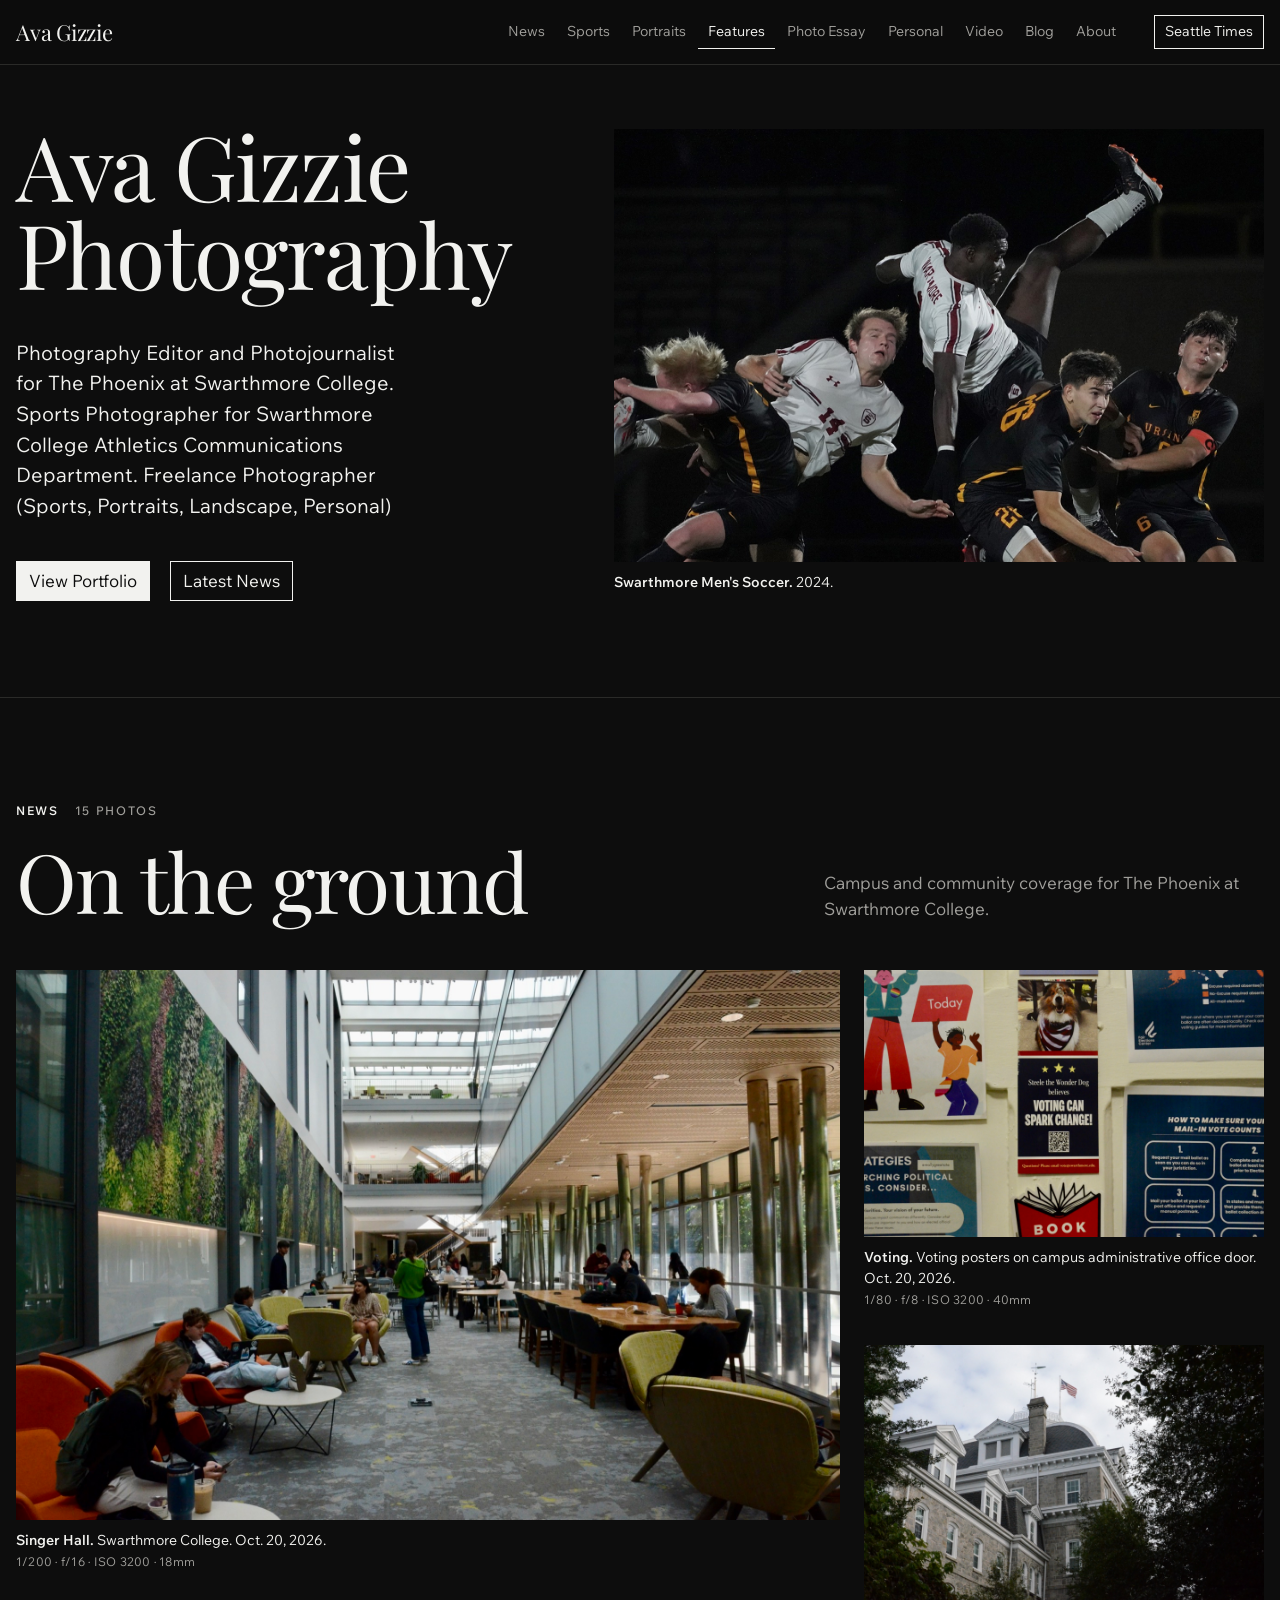
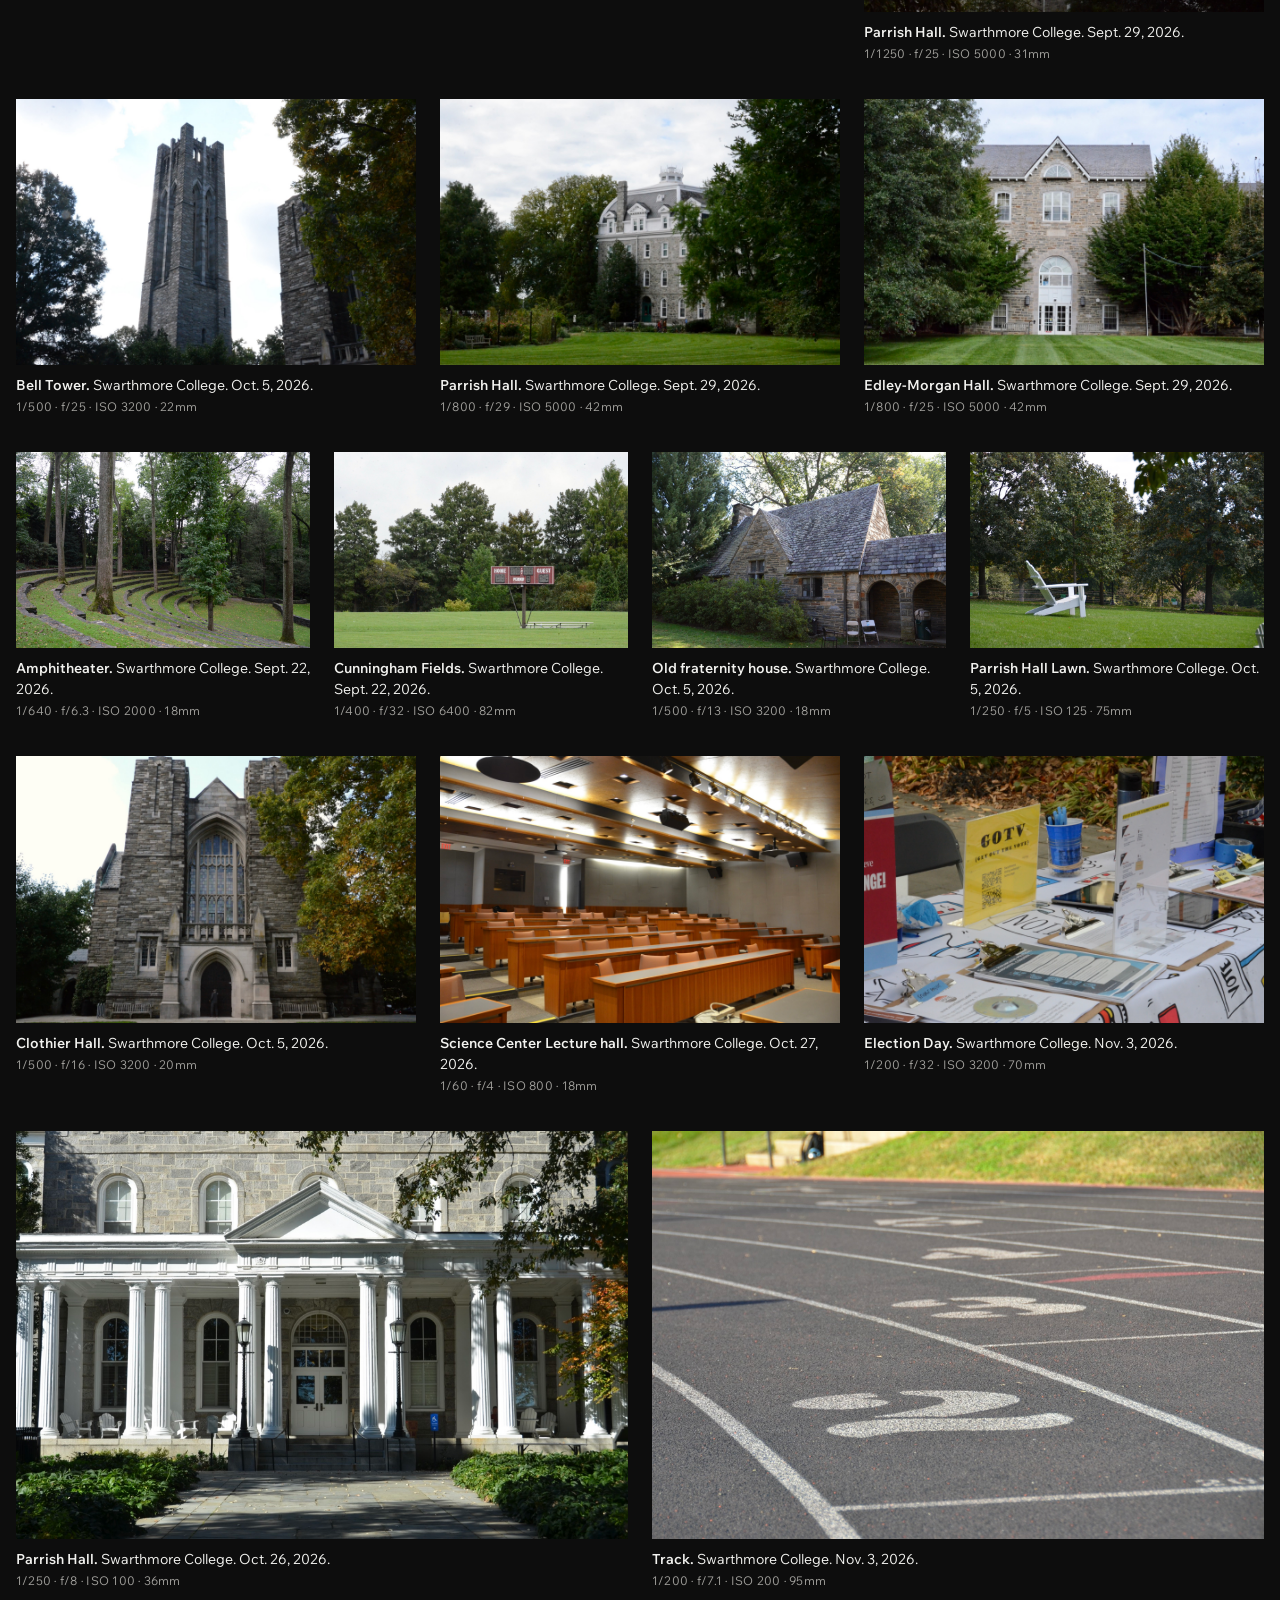
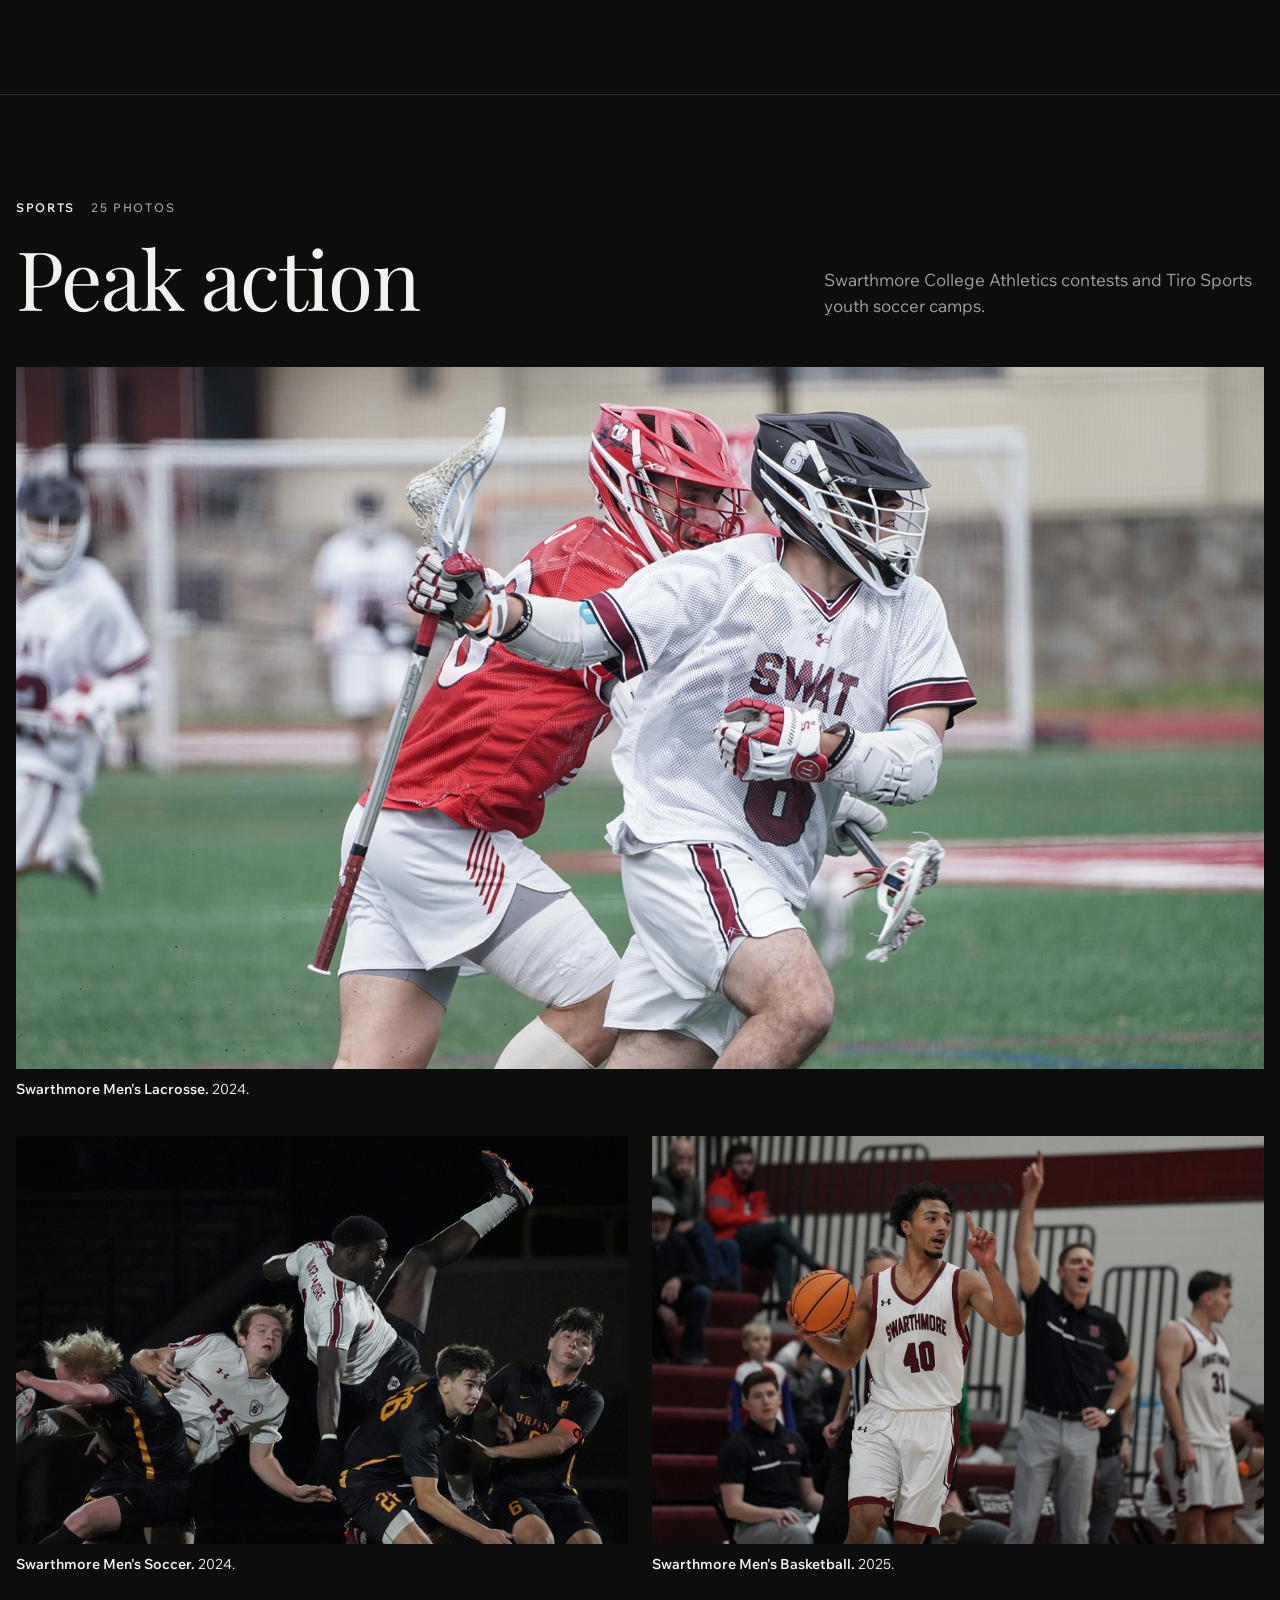
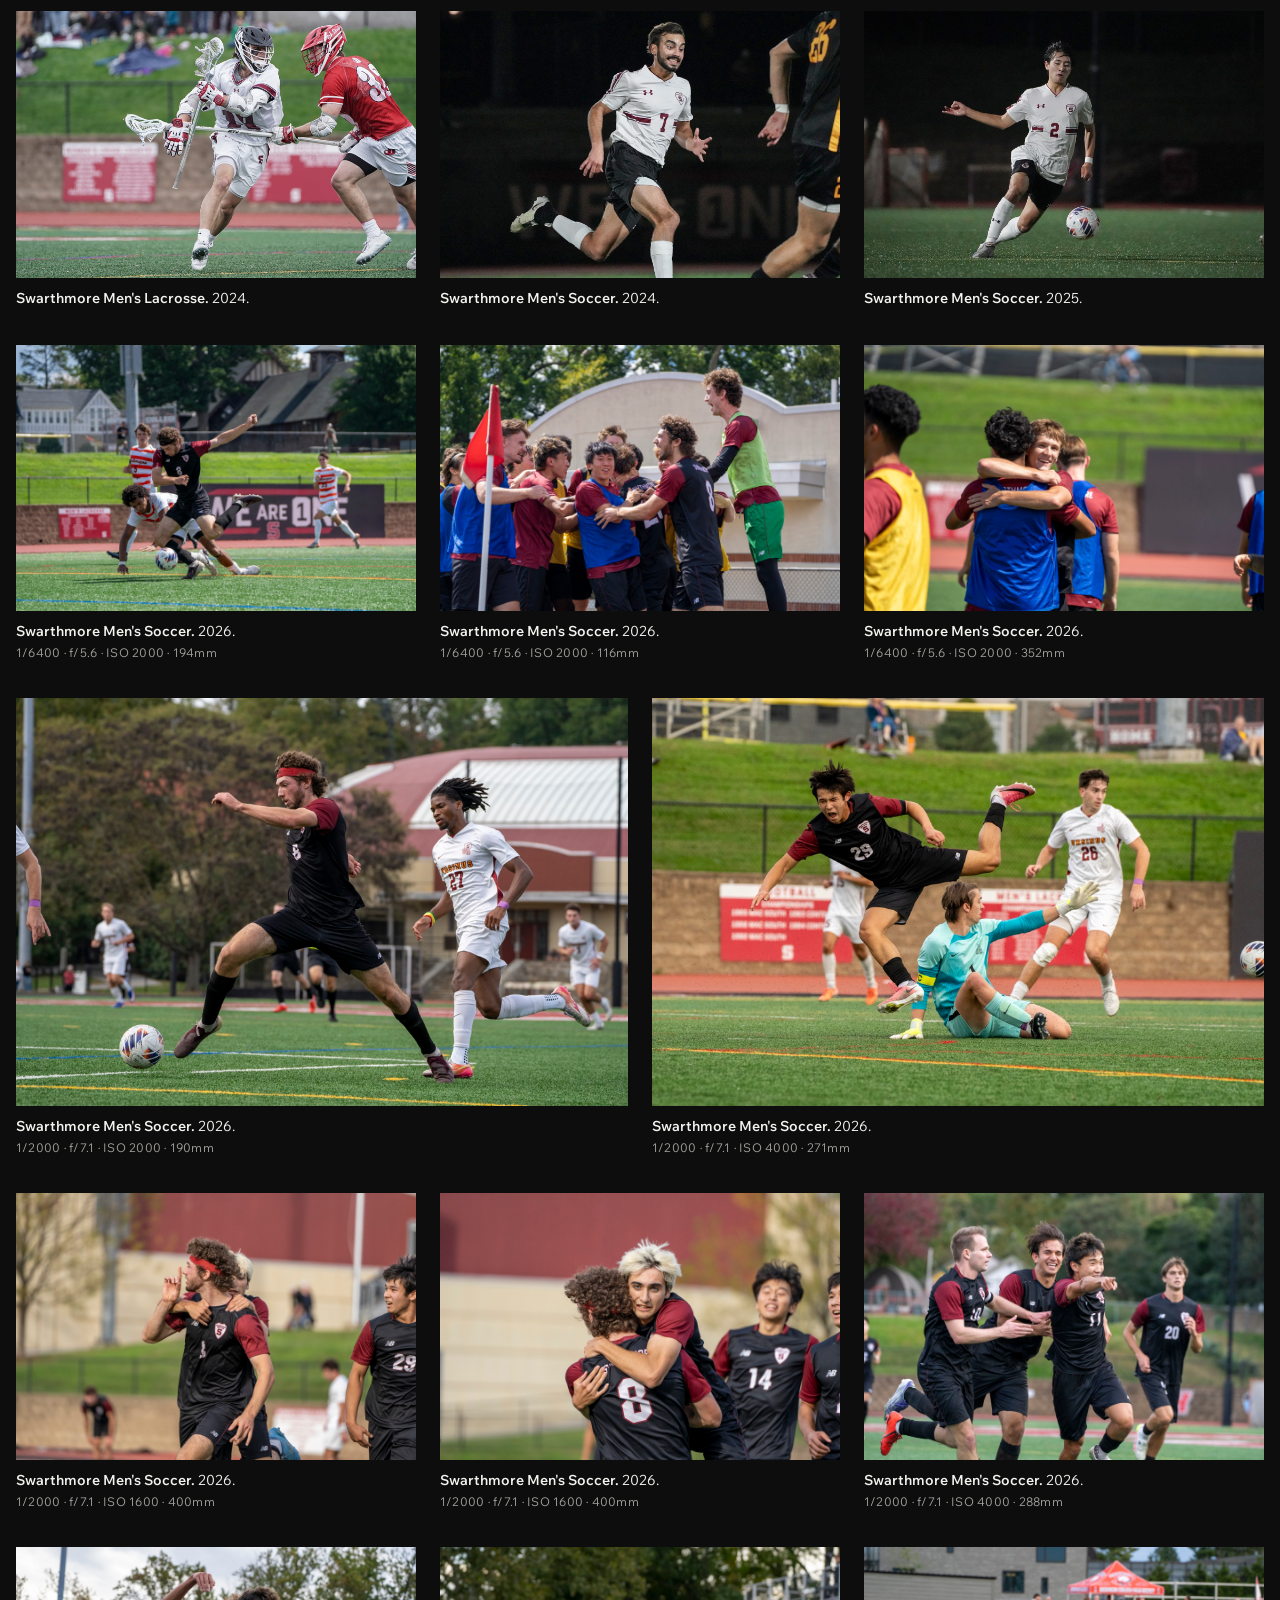
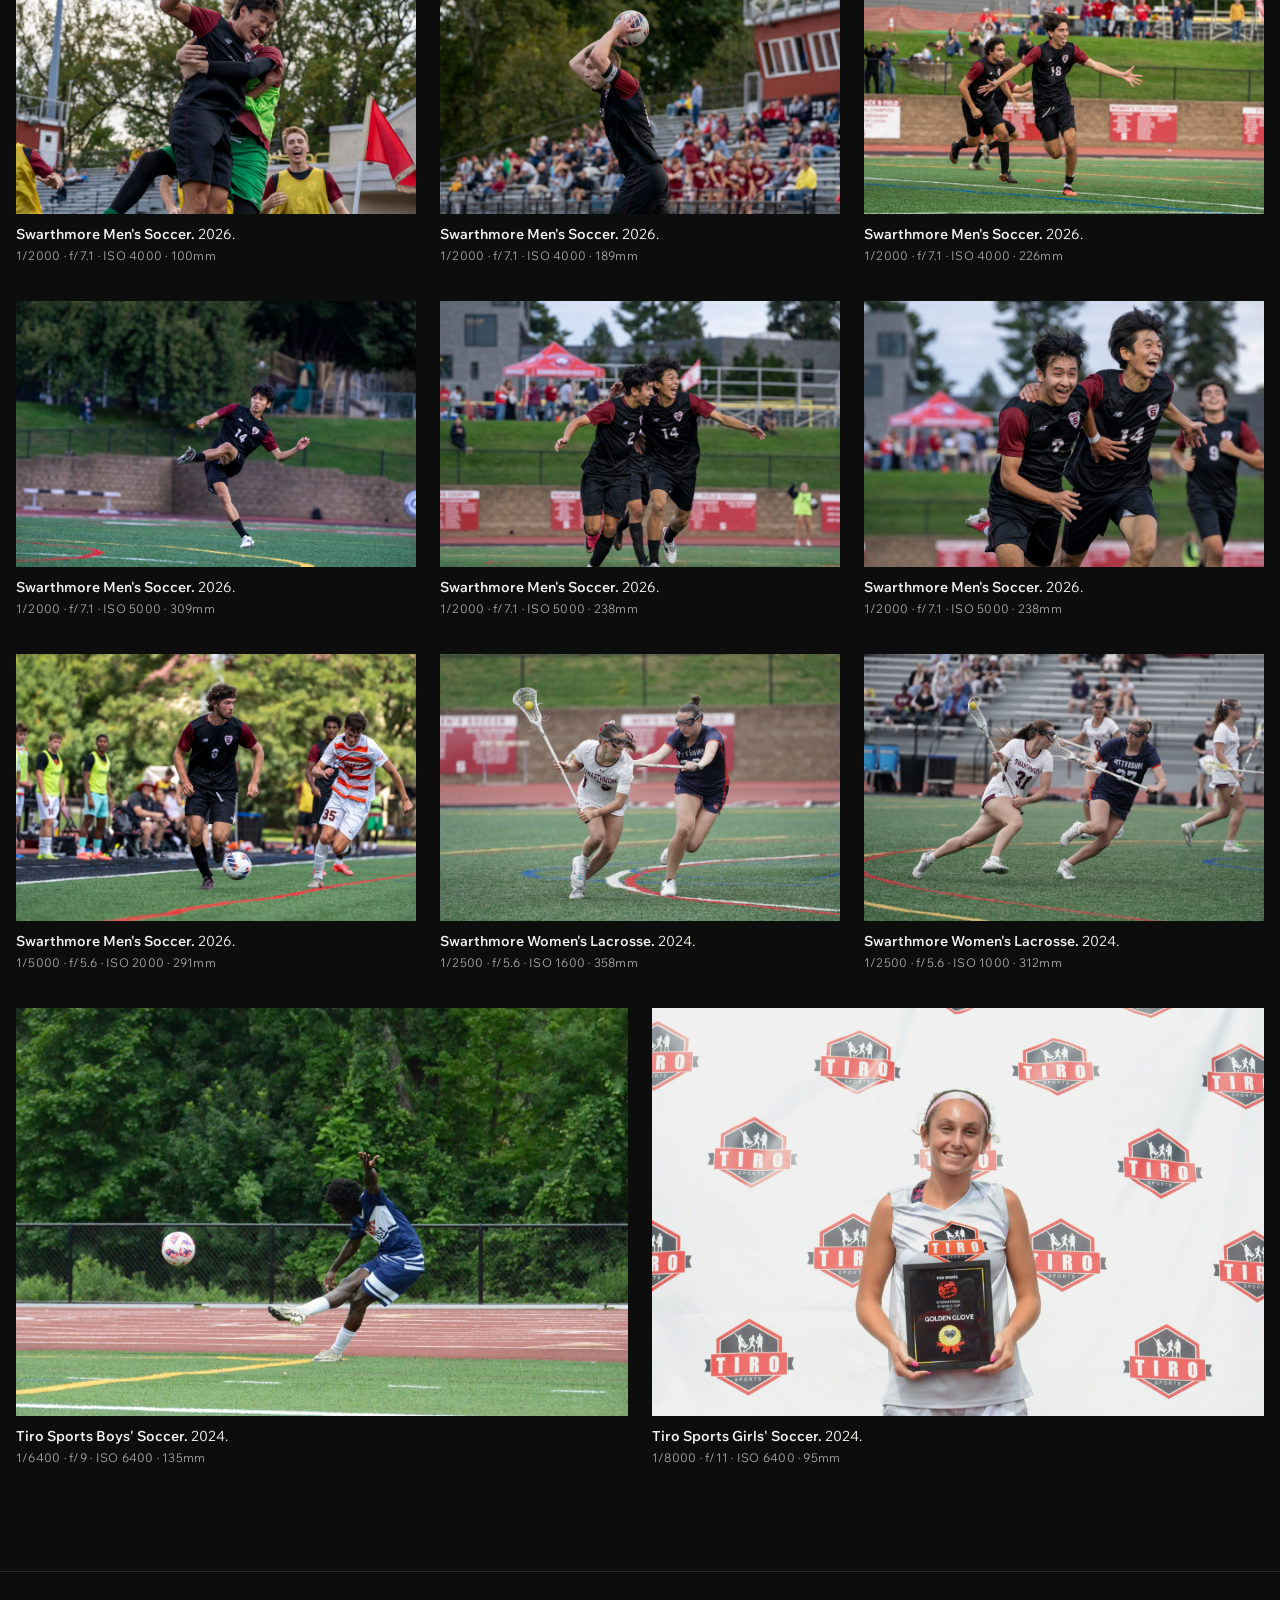
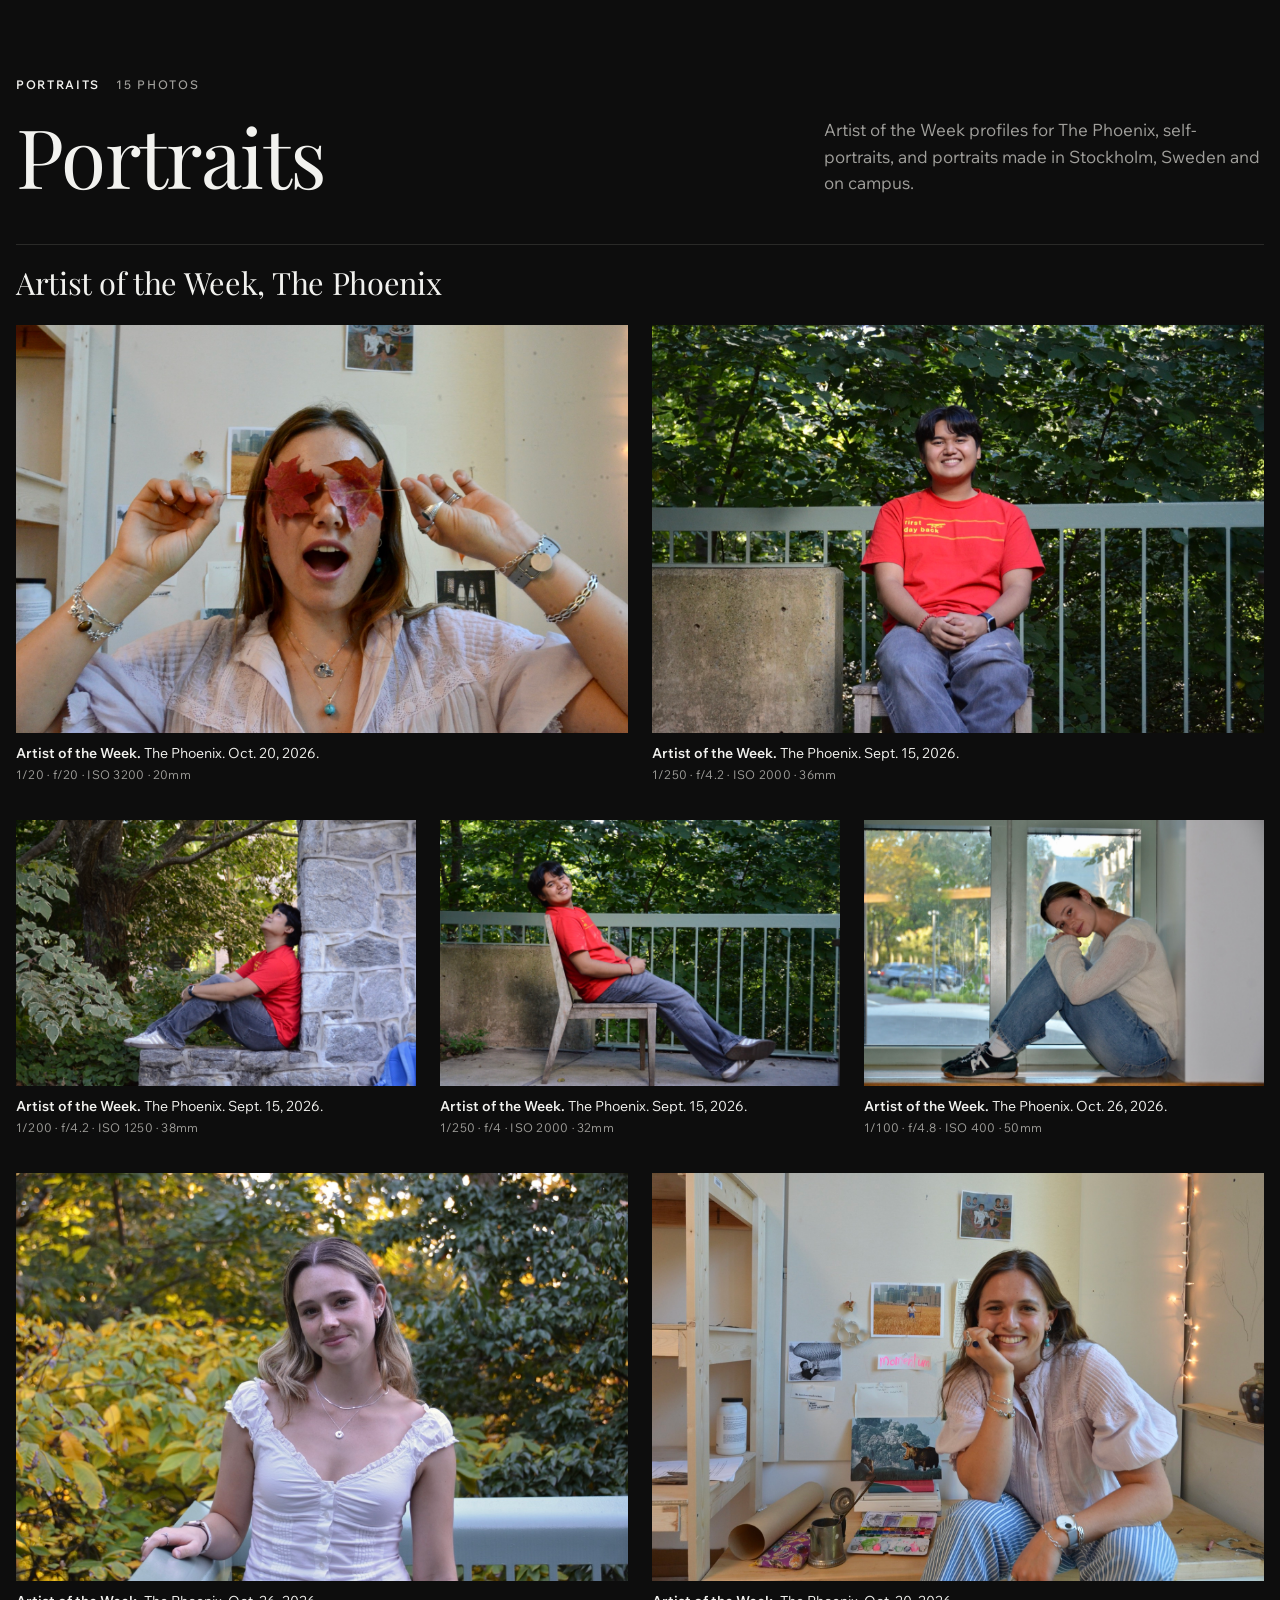
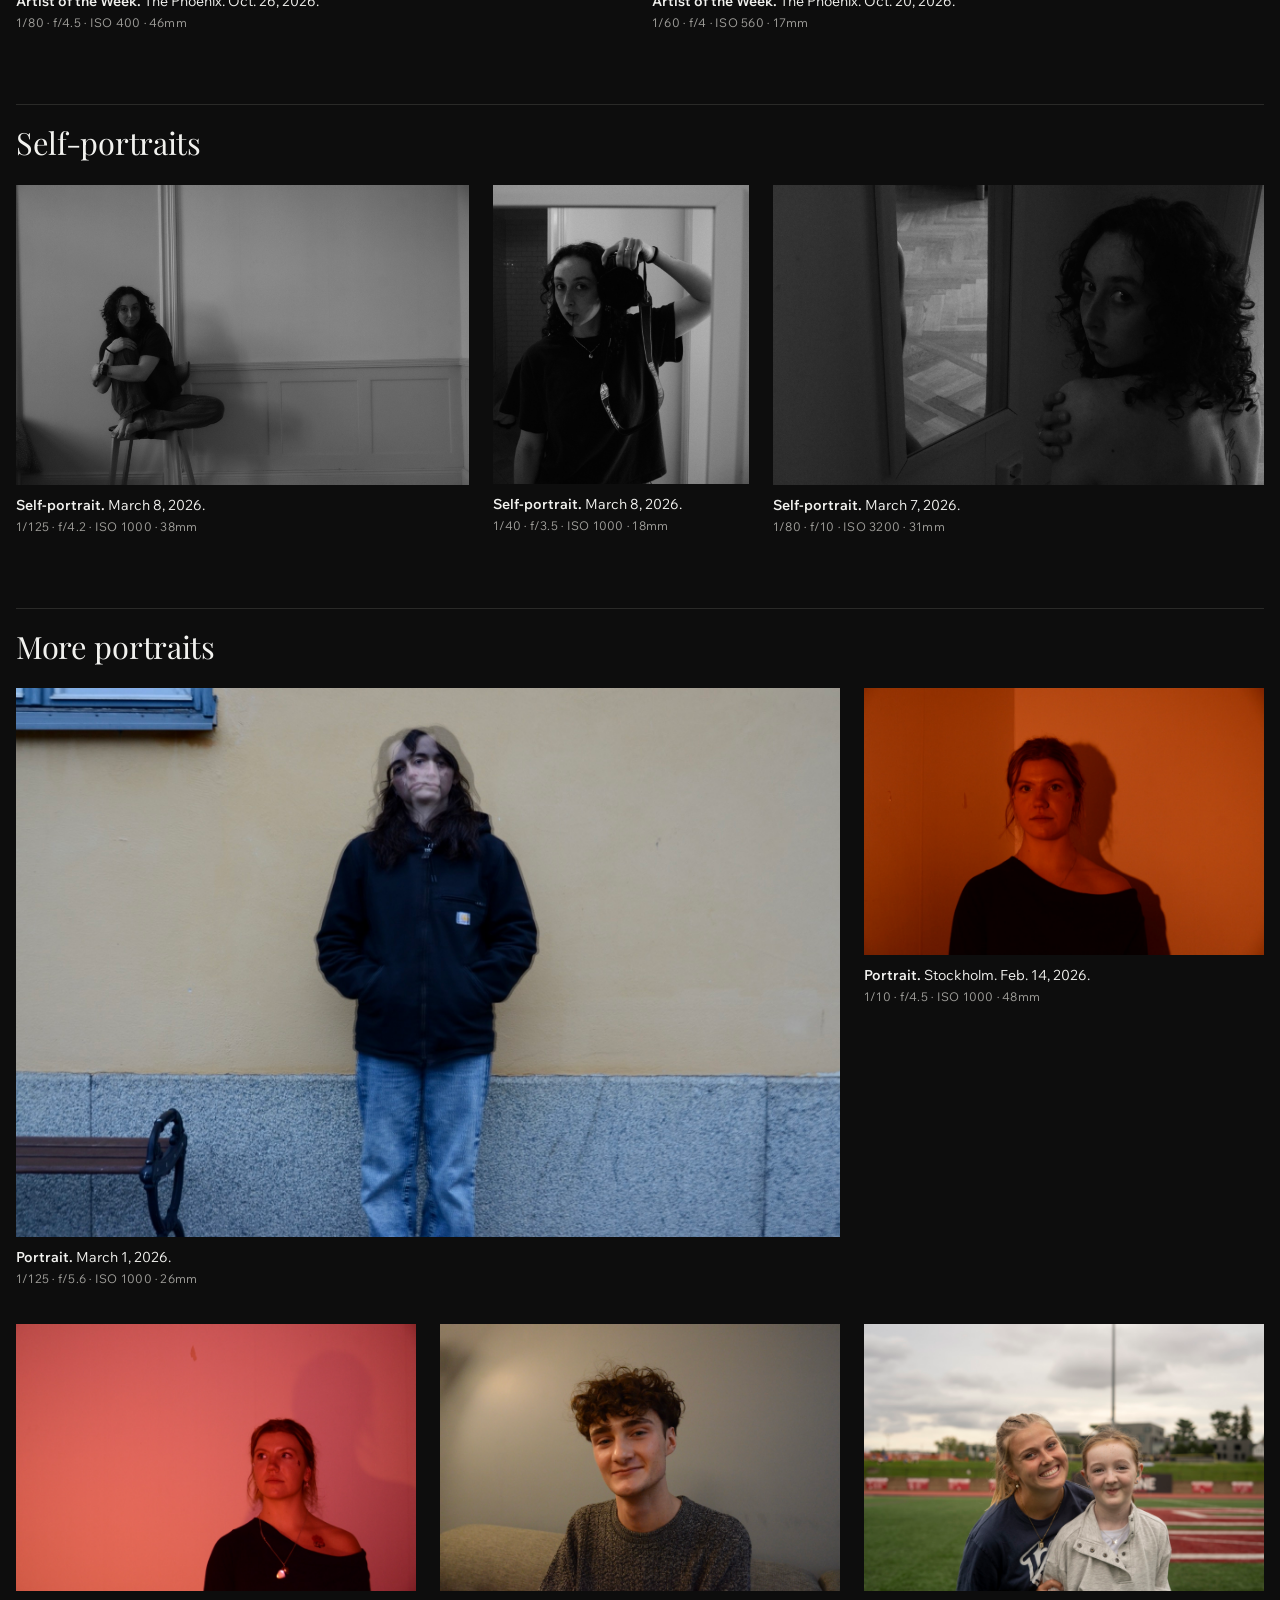
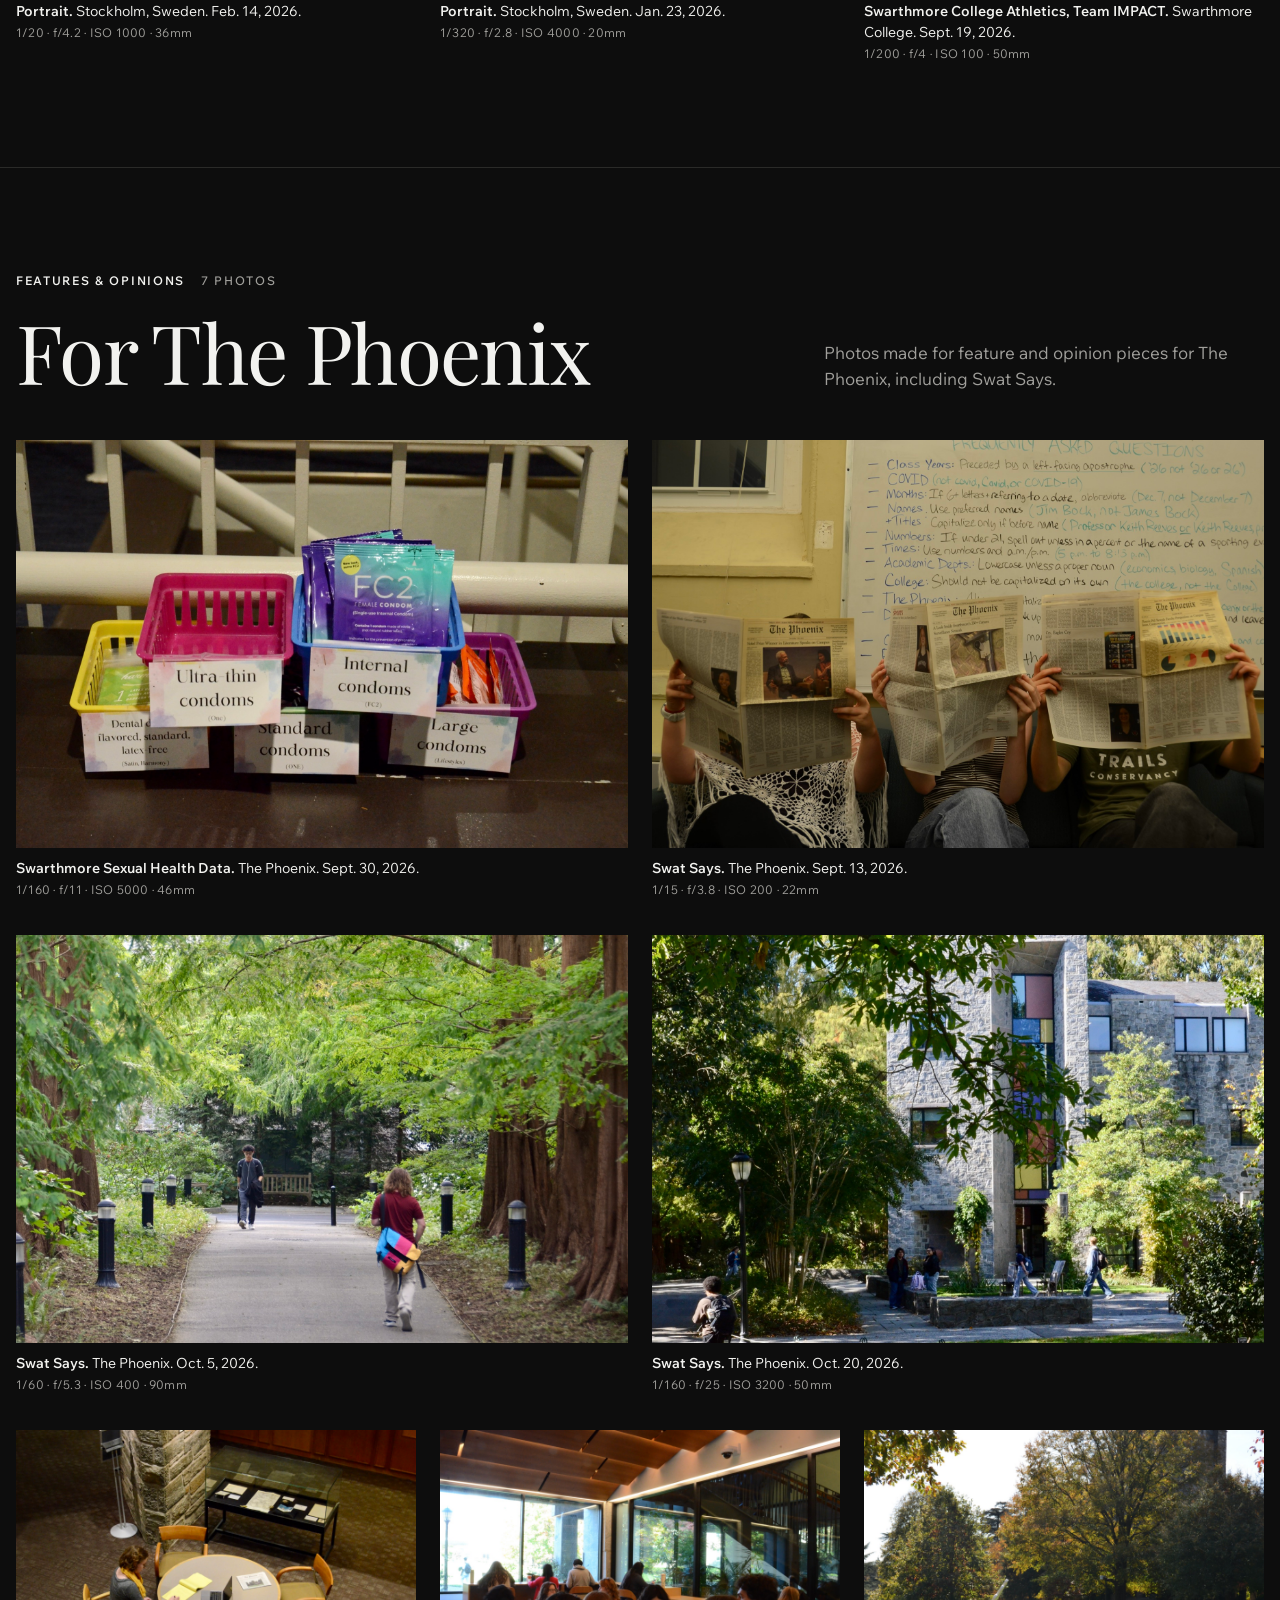
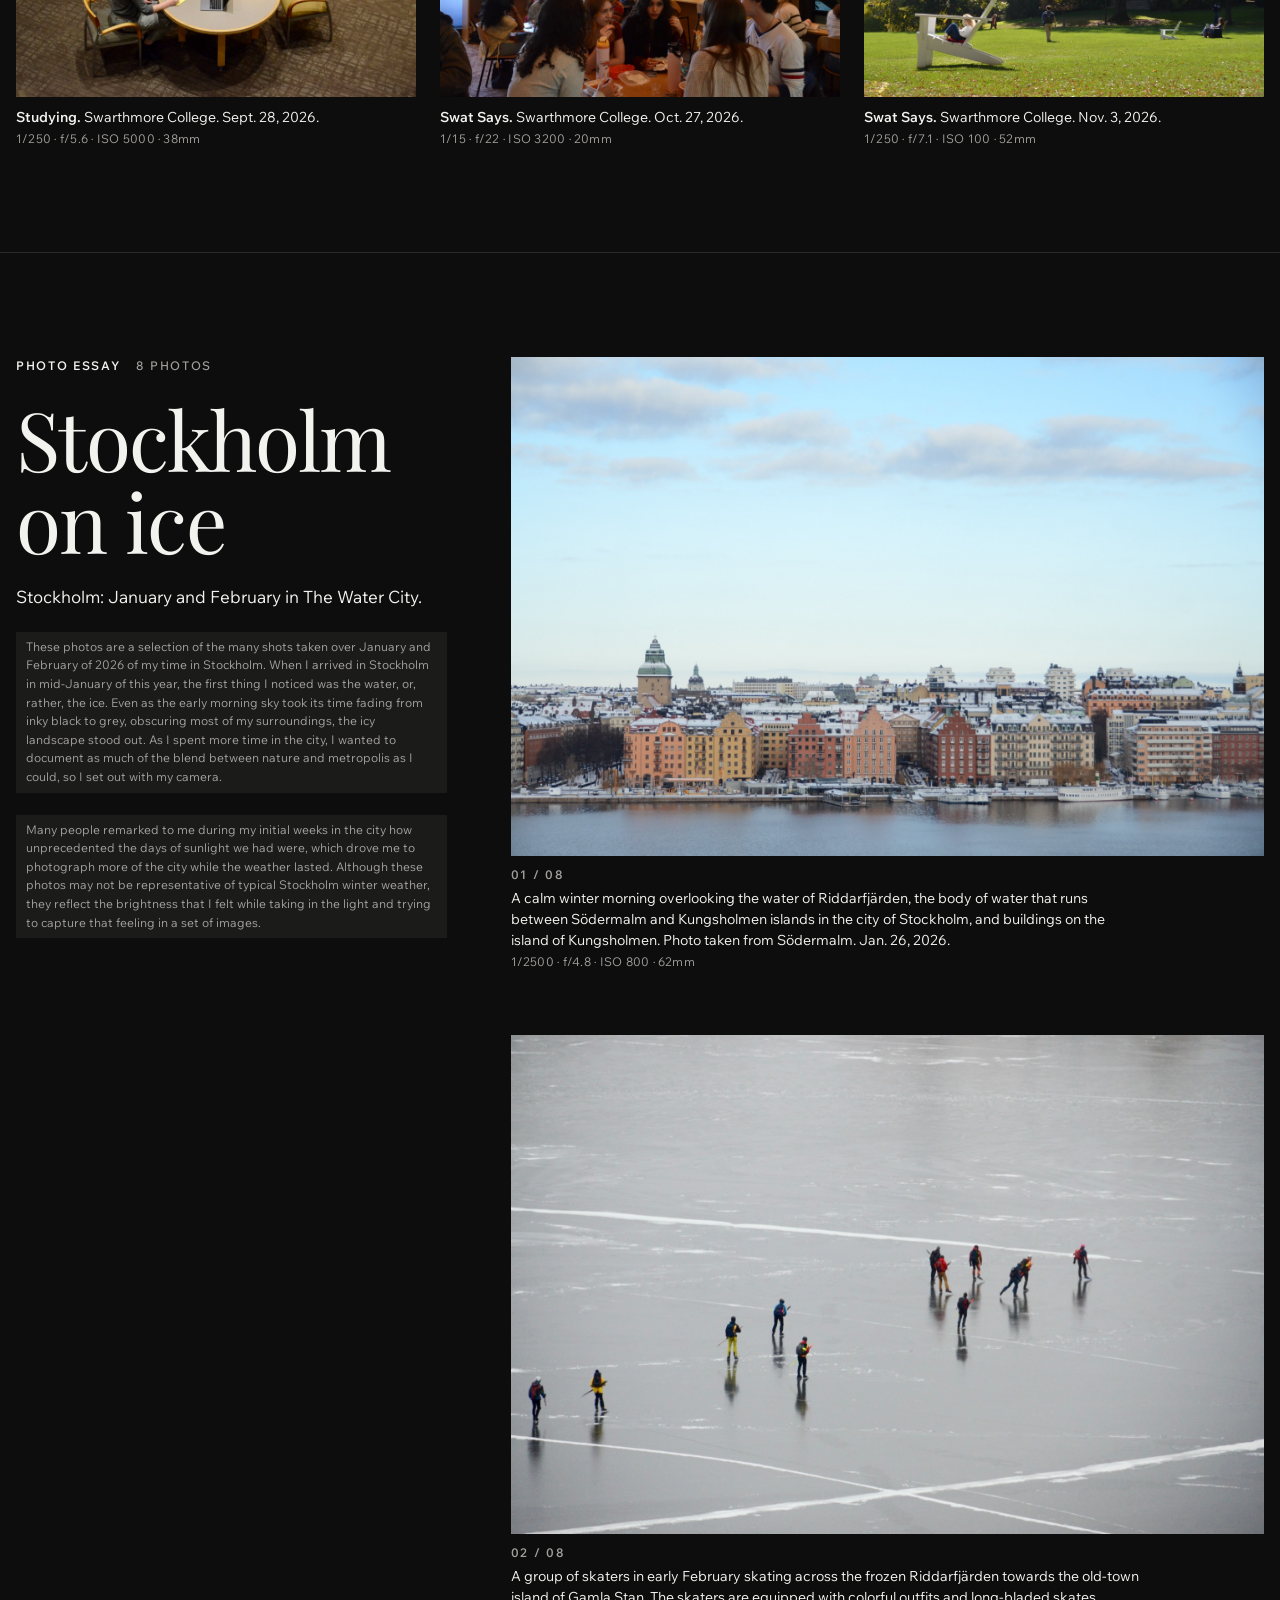
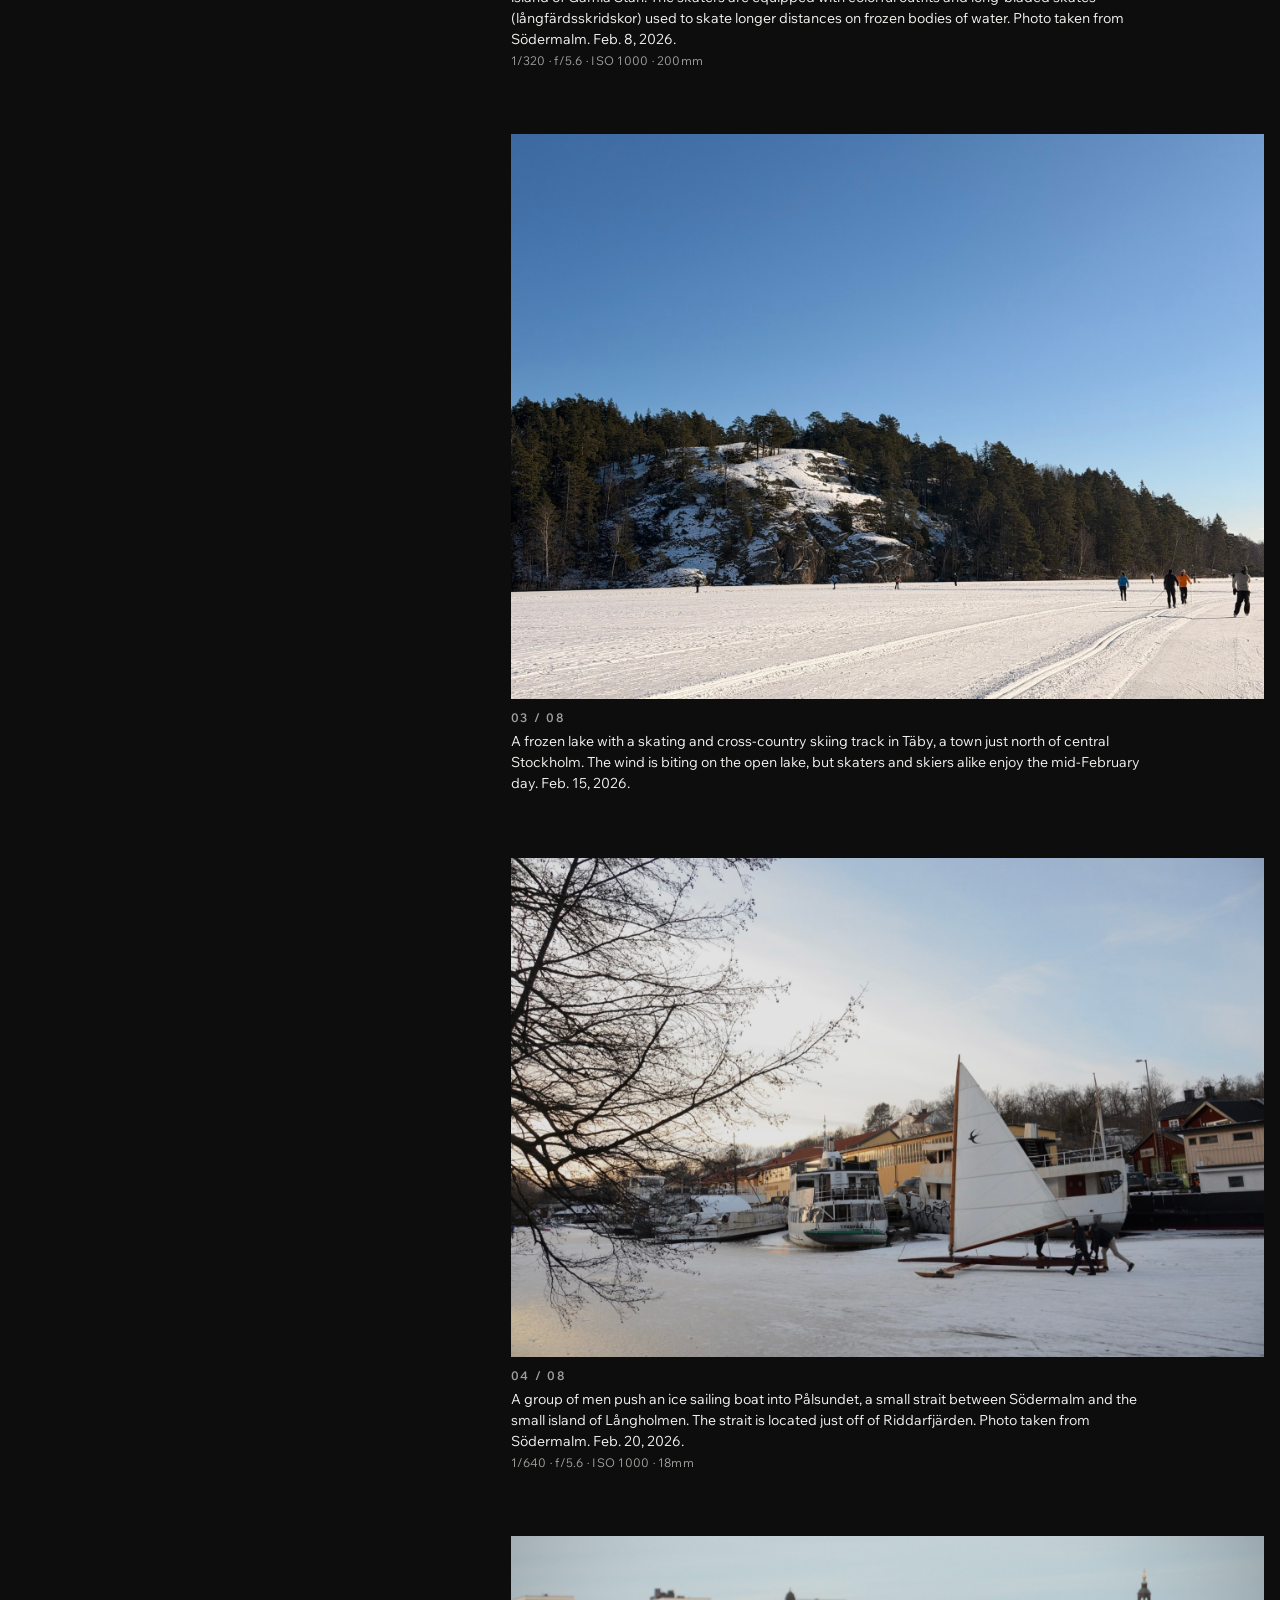
<file: index.html>
<!doctype html>
<html lang="en">
<head>
  <meta charset="utf-8">
  <meta name="viewport" content="width=device-width, initial-scale=1, viewport-fit=cover">
  <meta name="color-scheme" content="dark">
  <title>Ava Gizzie Photography</title>
  <meta name="description" content="Photojournalism portfolio of Ava Gizzie: news, sports, portraits, features and photo essays.">
  <link rel="preconnect" href="https://fonts.googleapis.com">
  <link rel="preconnect" href="https://fonts.gstatic.com" crossorigin>
  <link rel="stylesheet" href="https://fonts.googleapis.com/css2?family=Playfair+Display:ital,wght@0,400;0,500;1,400&family=Wix+Madefor+Text:wght@400;500;600&display=swap">
  <link rel="stylesheet" href="css/style.css">
  <script src="js/main.js" defer></script>
</head>
<body>
  <nav class="nav" aria-label="Sections">
    <div class="wrap">
      <a class="brand" href="#top">Ava Gizzie</a>
      <div class="links" id="links">
        <a href="#news">News</a>
        <a href="#sports">Sports</a>
        <a href="#portraits">Portraits</a>
        <a href="#features">Features</a>
        <a href="#essay">Photo Essay</a>
        <a href="#personal">Personal</a>
        <a href="#video">Video</a>
        <a href="#blog">Blog</a>
        <a href="#about">About</a>
      </div>
      <a class="tab" href="seattle-times.html">Seattle Times</a>
    </div>
  </nav>

  <header class="hero" id="top">
    <div class="wrap hero-grid">
      <div class="hero-text">
        <h1>Ava Gizzie Photography</h1>
        <p>Photography Editor and Photojournalist for The Phoenix at Swarthmore College. Sports Photographer for Swarthmore College Athletics Communications Department. Freelance Photographer (Sports, Portraits, Landscape, Personal)</p>
        <div class="btns">
          <a class="btn" href="#news">View Portfolio</a>
          <a class="btn ghost" href="#blog">Latest News</a>
        </div>
      </div>

      <figure>
        <button class="frame" style="--ar:1800/1012">
          <img src="images/sports--swarthmore-college-mens-soccer-2-2024.jpg" alt="Players collide midair going up for a header at night." width="1800" height="1012" loading="lazy">
        </button>
        <figcaption><span class="dl">Swarthmore Men's Soccer.</span> 2024.</figcaption>
      </figure>

    </div>
  </header>

  <main>
    <section id="news">
      <div class="wrap">
        <div class="sec-head">
          <div class="eyebrow"><b>News</b><span>15 photos</span></div>
          <h2>On the ground</h2>
          <p class="lede">Campus and community coverage for The Phoenix at Swarthmore College.</p>
        </div>
        <div class="g12">
          <figure class="c8">
            <button class="frame" style="--ar:1800/1192">
              <img src="images/news--singer-hall-swarthmore-college-2026.jpg" alt="Students study and talk along the long, glass-walled lounge of Singer Hall." width="1800" height="1192" loading="lazy">
            </button>
            <figcaption><span class="dl">Singer Hall.</span> Swarthmore College. Oct. 20, 2026.<span class="exif">1/200 · f/16 · ISO 3200 · 18mm</span></figcaption>
          </figure>
          <div class="c4 stack">
            <figure>
              <button class="frame" style="--ar:1800/1192">
                <img src="images/news--voting-article-swarthmore-college-2026.jpg" alt="A bulletin board covered in voting and mail-in ballot posters." width="1800" height="1192" loading="lazy">
              </button>
              <figcaption><span class="dl">Voting.</span> Voting posters on campus administrative office door. Oct. 20, 2026.<span class="exif">1/80 · f/8 · ISO 3200 · 40mm</span></figcaption>
            </figure>

            <figure>
              <button class="frame" style="--ar:1800/1192">
                <img src="images/news--parrish-hall-2-swarthmore-college-2026.jpg" alt="Parrish Hall's dormers and cupola framed by dark trees." width="1800" height="1192" loading="lazy">
              </button>
              <figcaption><span class="dl">Parrish Hall.</span> Swarthmore College. Sept. 29, 2026.<span class="exif">1/1250 · f/25 · ISO 5000 · 31mm</span></figcaption>
            </figure>
          </div>
          <figure class="c4">
            <button class="frame" style="--ar:1800/1192">
              <img src="images/news--bell-tower-swarthmore-college-2026.jpg" alt="The stone bell tower seen from below, between trees." width="1800" height="1192" loading="lazy">
            </button>
            <figcaption><span class="dl">Bell Tower.</span> Swarthmore College. Oct. 5, 2026.<span class="exif">1/500 · f/25 · ISO 3200 · 22mm</span></figcaption>
          </figure>

          <figure class="c4">
            <button class="frame" style="--ar:1800/1192">
              <img src="images/news--parrish-hall-swarthmore-college-2026.jpg" alt="Parrish Hall rising above the trees across a green lawn." width="1800" height="1192" loading="lazy">
            </button>
            <figcaption><span class="dl">Parrish Hall.</span> Swarthmore College. Sept. 29, 2026.<span class="exif">1/800 · f/29 · ISO 5000 · 42mm</span></figcaption>
          </figure>

          <figure class="c4">
            <button class="frame" style="--ar:1800/1192">
              <img src="images/news--edley-morgan-hall-swarthmore-college-2026.jpg" alt="The stone facade of Edley-Morgan Hall behind a striped lawn." width="1800" height="1192" loading="lazy">
            </button>
            <figcaption><span class="dl">Edley-Morgan Hall.</span> Swarthmore College. Sept. 29, 2026.<span class="exif">1/800 · f/25 · ISO 5000 · 42mm</span></figcaption>
          </figure>

          <figure class="c3">
            <button class="frame" style="--ar:1800/1192">
              <img src="images/news--ampitheater-swarthmore-college-2026.jpg" alt="Grass terraces of the outdoor amphitheater among tall trees." width="1800" height="1192" loading="lazy">
            </button>
            <figcaption><span class="dl">Amphitheater.</span> Swarthmore College. Sept. 22, 2026.<span class="exif">1/640 · f/6.3 · ISO 2000 · 18mm</span></figcaption>
          </figure>

          <figure class="c3">
            <button class="frame" style="--ar:1800/1192">
              <img src="images/news--cunningham-fields-swarthmore-college-2026.jpg" alt="An empty field with a scoreboard in front of a line of trees." width="1800" height="1192" loading="lazy">
            </button>
            <figcaption><span class="dl">Cunningham Fields.</span> Swarthmore College. Sept. 22, 2026.<span class="exif">1/400 · f/32 · ISO 6400 · 82mm</span></figcaption>
          </figure>

          <figure class="c3">
            <button class="frame" style="--ar:1800/1192">
              <img src="images/news--old-frat-house-swarthmore-college-2026.jpg" alt="A stone cottage with a steep slate roof and arched porch." width="1800" height="1192" loading="lazy">
            </button>
            <figcaption><span class="dl">Old fraternity house.</span> Swarthmore College. Oct. 5, 2026.<span class="exif">1/500 · f/13 · ISO 3200 · 18mm</span></figcaption>
          </figure>

          <figure class="c3">
            <button class="frame" style="--ar:1800/1192">
              <img src="images/news--parrish-lawn-swarthmore-college-2026.jpg" alt="A lone white Adirondack chair on Parrish Lawn." width="1800" height="1192" loading="lazy">
            </button>
            <figcaption><span class="dl">Parrish Hall Lawn.</span> Swarthmore College. Oct. 5, 2026.<span class="exif">1/250 · f/5 · ISO 125 · 75mm</span></figcaption>
          </figure>

          <figure class="c4">
            <button class="frame" style="--ar:1800/1192">
              <img src="images/news--dsc-6465.jpg" alt="A stone Gothic building with a tall stained-glass window and arched doorway, framed by autumn trees." width="1800" height="1192" loading="lazy">
            </button>
            <figcaption><span class="dl">Clothier Hall.</span> Swarthmore College. Oct. 5, 2026.<span class="exif">1/500 · f/16 · ISO 3200 · 20mm</span></figcaption>
          </figure>

          <figure class="c4">
            <button class="frame" style="--ar:1800/1192">
              <img src="images/news--dsc-6763.jpg" alt="An empty tiered lecture hall with long wooden desks, tan chairs and spotlights along a wood-paneled ceiling." width="1800" height="1192" loading="lazy">
            </button>
            <figcaption><span class="dl">Science Center Lecture hall.</span> Swarthmore College. Oct. 27, 2026.<span class="exif">1/60 · f/4 · ISO 800 · 18mm</span></figcaption>
          </figure>

          <figure class="c4">
            <button class="frame" style="--ar:1800/1192">
              <img src="images/news--dsc-6872.jpg" alt="A voter registration table with a yellow &quot;GOTV (Get Out the Vote)&quot; sign, QR codes, clipboards and tablets." width="1800" height="1192" loading="lazy">
            </button>
            <figcaption><span class="dl">Election Day.</span> Swarthmore College. Nov. 3, 2026.<span class="exif">1/200 · f/32 · ISO 3200 · 70mm</span></figcaption>
          </figure>

          <figure class="c6">
            <button class="frame" style="--ar:1800/1192">
              <img src="images/news--dsc-6661.jpg" alt="The white-columned portico of a stone hall, with Adirondack chairs on the porch and lanterns flanking the front doors." width="1800" height="1192" loading="lazy">
            </button>
            <figcaption><span class="dl">Parrish Hall.</span> Swarthmore College. Oct. 26, 2026.<span class="exif">1/250 · f/8 · ISO 100 · 36mm</span></figcaption>
          </figure>

          <figure class="c6">
            <button class="frame" style="--ar:1800/1192">
              <img src="images/news--dsc-6921.jpg" alt="Low view across a running track, with painted lane numbers fading into the distance." width="1800" height="1192" loading="lazy">
            </button>
            <figcaption><span class="dl">Track.</span> Swarthmore College. Nov. 3, 2026.<span class="exif">1/200 · f/7.1 · ISO 200 · 95mm</span></figcaption>
          </figure>
        </div>
      </div>
    </section>

    <section id="sports">
      <div class="wrap">
        <div class="sec-head">
          <div class="eyebrow"><b>Sports</b><span>25 photos</span></div>
          <h2>Peak action</h2>
          <p class="lede">Swarthmore College Athletics contests and Tiro Sports youth soccer camps.</p>
        </div>
        <div class="g6">
          <figure class="c6 lead">
            <button class="frame" style="--ar:1800/1012">
              <img src="images/sports--swarthmore-college-mens-lacrosse-1-2024.jpg" alt="A Swarthmore attacker drives past a defender in red." width="1800" height="1012" loading="lazy">
            </button>
            <figcaption><span class="dl">Swarthmore Men's Lacrosse.</span> 2024.</figcaption>
          </figure>

          <figure class="c3">
            <button class="frame" style="--ar:1800/1012">
              <img src="images/sports--swarthmore-college-mens-soccer-2-2024.jpg" alt="Players collide midair going up for a header at night." width="1800" height="1012" loading="lazy">
            </button>
            <figcaption><span class="dl">Swarthmore Men's Soccer.</span> 2024.</figcaption>
          </figure>

          <figure class="c3">
            <button class="frame" style="--ar:1800/1012">
              <img src="images/sports--swarthmore-college-mens-basketball-1-2025.jpg" alt="A Swarthmore guard brings the ball up as the bench celebrates." width="1800" height="1012" loading="lazy">
            </button>
            <figcaption><span class="dl">Swarthmore Men's Basketball.</span> 2025.</figcaption>
          </figure>

          <figure class="c2">
            <button class="frame" style="--ar:1800/1012">
              <img src="images/sports--swarthmore-college-mens-lacrosse-2-2024.jpg" alt="A Swarthmore player cradles the ball with a defender close behind." width="1800" height="1012" loading="lazy">
            </button>
            <figcaption><span class="dl">Swarthmore Men's Lacrosse.</span> 2024.</figcaption>
          </figure>

          <figure class="c2">
            <button class="frame" style="--ar:1800/1012">
              <img src="images/sports--swarthmore-college-mens-soccer-1-2024.jpg" alt="A Swarthmore player sprints upfield under the lights." width="1800" height="1012" loading="lazy">
            </button>
            <figcaption><span class="dl">Swarthmore Men's Soccer.</span> 2024.</figcaption>
          </figure>

          <figure class="c2">
            <button class="frame" style="--ar:1800/1012">
              <img src="images/sports--swarthmore-college-mens-soccer-3-2025.jpg" alt="A Swarthmore player winds up to strike the ball at night." width="1800" height="1012" loading="lazy">
            </button>
            <figcaption><span class="dl">Swarthmore Men's Soccer.</span> 2025.</figcaption>
          </figure>

          <figure class="c2">
            <button class="frame" style="--ar:1800/1200">
              <img src="images/sports--swarthmore-college-mens-soccer-4-2026.jpg" alt="Players tangle as the ball comes loose in front of the We Are One banner." width="1800" height="1200" loading="lazy">
            </button>
            <figcaption><span class="dl">Swarthmore Men's Soccer.</span> 2026.<span class="exif">1/6400 · f/5.6 · ISO 2000 · 194mm</span></figcaption>
          </figure>

          <figure class="c2">
            <button class="frame" style="--ar:1800/1200">
              <img src="images/sports--swarthmore-college-mens-soccer-5-2026.jpg" alt="Teammates mob each other by the corner flag after a goal." width="1800" height="1200" loading="lazy">
            </button>
            <figcaption><span class="dl">Swarthmore Men's Soccer.</span> 2026.<span class="exif">1/6400 · f/5.6 · ISO 2000 · 116mm</span></figcaption>
          </figure>

          <figure class="c2">
            <button class="frame" style="--ar:1800/1200">
              <img src="images/sports--swarthmore-college-mens-soccer-6-2026.jpg" alt="Two teammates hug on the sideline." width="1800" height="1200" loading="lazy">
            </button>
            <figcaption><span class="dl">Swarthmore Men's Soccer.</span> 2026.<span class="exif">1/6400 · f/5.6 · ISO 2000 · 352mm</span></figcaption>
          </figure>

          <figure class="c3">
            <button class="frame" style="--ar:1800/1200">
              <img src="images/sports--swarthmore-college-mens-soccer-10-2026.jpg" alt="A Swarthmore forward in a red headband stretches for the ball ahead of an Ursinus defender." width="1800" height="1200" loading="lazy">
            </button>
            <figcaption><span class="dl">Swarthmore Men's Soccer.</span> 2026.<span class="exif">1/2000 · f/7.1 · ISO 2000 · 190mm</span></figcaption>
          </figure>

          <figure class="c3">
            <button class="frame" style="--ar:1800/1200">
              <img src="images/sports--swarthmore-college-mens-soccer-14-2026.jpg" alt="A Swarthmore attacker tumbles over the sliding Ursinus goalkeeper." width="1800" height="1200" loading="lazy">
            </button>
            <figcaption><span class="dl">Swarthmore Men's Soccer.</span> 2026.<span class="exif">1/2000 · f/7.1 · ISO 4000 · 271mm</span></figcaption>
          </figure>

          <figure class="c2">
            <button class="frame" style="--ar:1800/1200">
              <img src="images/sports--swarthmore-college-mens-soccer-8-2026.jpg" alt="A player in a red headband holds a finger to his lips after scoring as a teammate hugs him from behind." width="1800" height="1200" loading="lazy">
            </button>
            <figcaption><span class="dl">Swarthmore Men's Soccer.</span> 2026.<span class="exif">1/2000 · f/7.1 · ISO 1600 · 400mm</span></figcaption>
          </figure>

          <figure class="c2">
            <button class="frame" style="--ar:1800/1200">
              <img src="images/sports--swarthmore-college-mens-soccer-9-2026.jpg" alt="A blond-haired player wraps his teammate, number 8, in a hug after a goal." width="1800" height="1200" loading="lazy">
            </button>
            <figcaption><span class="dl">Swarthmore Men's Soccer.</span> 2026.<span class="exif">1/2000 · f/7.1 · ISO 1600 · 400mm</span></figcaption>
          </figure>

          <figure class="c2">
            <button class="frame" style="--ar:1800/1200">
              <img src="images/sports--swarthmore-college-mens-soccer-11-2026.jpg" alt="Number 11 points toward the stands as teammates run up to celebrate." width="1800" height="1200" loading="lazy">
            </button>
            <figcaption><span class="dl">Swarthmore Men's Soccer.</span> 2026.<span class="exif">1/2000 · f/7.1 · ISO 4000 · 288mm</span></figcaption>
          </figure>

          <figure class="c2">
            <button class="frame" style="--ar:1800/1200">
              <img src="images/sports--swarthmore-college-mens-soccer-12-2026.jpg" alt="A player leaps into the goalkeeper's arms by the corner flag as the bench cheers." width="1800" height="1200" loading="lazy">
            </button>
            <figcaption><span class="dl">Swarthmore Men's Soccer.</span> 2026.<span class="exif">1/2000 · f/7.1 · ISO 4000 · 100mm</span></figcaption>
          </figure>

          <figure class="c2">
            <button class="frame" style="--ar:1800/1200">
              <img src="images/sports--swarthmore-college-mens-soccer-13-2026.jpg" alt="A Swarthmore player raises the ball overhead for a throw-in in front of the crowded bleachers." width="1800" height="1200" loading="lazy">
            </button>
            <figcaption><span class="dl">Swarthmore Men's Soccer.</span> 2026.<span class="exif">1/2000 · f/7.1 · ISO 4000 · 189mm</span></figcaption>
          </figure>

          <figure class="c2">
            <button class="frame" style="--ar:1800/1200">
              <img src="images/sports--swarthmore-college-mens-soccer-15-2026.jpg" alt="Number 18 runs with arms spread wide as teammates chase him in celebration." width="1800" height="1200" loading="lazy">
            </button>
            <figcaption><span class="dl">Swarthmore Men's Soccer.</span> 2026.<span class="exif">1/2000 · f/7.1 · ISO 4000 · 226mm</span></figcaption>
          </figure>

          <figure class="c2">
            <button class="frame" style="--ar:1800/1200">
              <img src="images/sports--swarthmore-college-mens-soccer-16-2026.jpg" alt="Number 14 follows through on a long kick." width="1800" height="1200" loading="lazy">
            </button>
            <figcaption><span class="dl">Swarthmore Men's Soccer.</span> 2026.<span class="exif">1/2000 · f/7.1 · ISO 5000 · 309mm</span></figcaption>
          </figure>

          <figure class="c2">
            <button class="frame" style="--ar:1800/1200">
              <img src="images/sports--swarthmore-college-mens-soccer-17-2026.jpg" alt="Numbers 2 and 14 run arm in arm, shouting in celebration." width="1800" height="1200" loading="lazy">
            </button>
            <figcaption><span class="dl">Swarthmore Men's Soccer.</span> 2026.<span class="exif">1/2000 · f/7.1 · ISO 5000 · 238mm</span></figcaption>
          </figure>

          <figure class="c2">
            <button class="frame" style="--ar:1800/1200">
              <img src="images/sports--swarthmore-college-mens-soccer-18-2026.jpg" alt="Close-up of two teammates laughing as they run off together after a goal." width="1800" height="1200" loading="lazy">
            </button>
            <figcaption><span class="dl">Swarthmore Men's Soccer.</span> 2026.<span class="exif">1/2000 · f/7.1 · ISO 5000 · 238mm</span></figcaption>
          </figure>

          <figure class="c2">
            <button class="frame" style="--ar:1800/1200">
              <img src="images/sports--swarthmore-college-mens-soccer-7-2026.jpg" alt="A Swarthmore midfielder dribbles toward an opponent in orange." width="1800" height="1200" loading="lazy">
            </button>
            <figcaption><span class="dl">Swarthmore Men's Soccer.</span> 2026.<span class="exif">1/5000 · f/5.6 · ISO 2000 · 291mm</span></figcaption>
          </figure>

          <figure class="c2">
            <button class="frame" style="--ar:1800/1200">
              <img src="images/sports--swarthmore-college-womens-lacrosse-1-2024.jpg" alt="A Swarthmore attacker cuts past a defender with the ball in her stick." width="1800" height="1200" loading="lazy">
            </button>
            <figcaption><span class="dl">Swarthmore Women's Lacrosse.</span> 2024.<span class="exif">1/2500 · f/5.6 · ISO 1600 · 358mm</span></figcaption>
          </figure>

          <figure class="c2">
            <button class="frame" style="--ar:1800/1200">
              <img src="images/sports--swarthmore-college-womens-lacrosse-2-2024.jpg" alt="A Swarthmore player charges forward as defenders close in." width="1800" height="1200" loading="lazy">
            </button>
            <figcaption><span class="dl">Swarthmore Women's Lacrosse.</span> 2024.<span class="exif">1/2500 · f/5.6 · ISO 1000 · 312mm</span></figcaption>
          </figure>

          <figure class="c3">
            <button class="frame" style="--ar:1800/1192">
              <img src="images/sports--tiro-sports-boys-soccer-2024.jpg" alt="A player strikes a long ball across the field." width="1800" height="1192" loading="lazy">
            </button>
            <figcaption><span class="dl">Tiro Sports Boys' Soccer.</span> 2024.<span class="exif">1/6400 · f/9 · ISO 6400 · 135mm</span></figcaption>
          </figure>

          <figure class="c3">
            <button class="frame" style="--ar:1800/1193">
              <img src="images/sports--tiro-sports-girls-soccer-2024.jpg" alt="A player holds a Golden Glove award in front of a Tiro Sports backdrop." width="1800" height="1193" loading="lazy" style="object-position:50% 30%">
            </button>
            <figcaption><span class="dl">Tiro Sports Girls' Soccer.</span> 2024.<span class="exif">1/8000 · f/11 · ISO 6400 · 95mm</span></figcaption>
          </figure>
        </div>
      </div>
    </section>

    <section id="portraits">
      <div class="wrap">
        <div class="sec-head">
          <div class="eyebrow"><b>Portraits</b><span>15 photos</span></div>
          <h2>Portraits</h2>
          <p class="lede">Artist of the Week profiles for The Phoenix, self-portraits, and portraits made in Stockholm, Sweden and on campus.</p>
        </div>
        <h3 class="sub">Artist of the Week, The Phoenix</h3>
        <div class="g6">
          <figure class="c3">
            <button class="frame" style="--ar:1800/1192">
              <img src="images/portraits--the-phoenix-artist-of-the-week-6.jpg" alt="An artist holds red leaves over her eyes in her studio." width="1800" height="1192" loading="lazy">
            </button>
            <figcaption><span class="dl">Artist of the Week.</span> The Phoenix. Oct. 20, 2026.<span class="exif">1/20 · f/20 · ISO 3200 · 20mm</span></figcaption>
          </figure>

          <figure class="c3">
            <button class="frame" style="--ar:1800/1192">
              <img src="images/portraits--the-phoenix-artist-of-the-week.jpg" alt="An artist in a red T-shirt sits on a chair on a balcony." width="1800" height="1192" loading="lazy">
            </button>
            <figcaption><span class="dl">Artist of the Week.</span> The Phoenix. Sept. 15, 2026.<span class="exif">1/250 · f/4.2 · ISO 2000 · 36mm</span></figcaption>
          </figure>

          <figure class="c2">
            <button class="frame" style="--ar:1800/1192">
              <img src="images/portraits--the-phoenix-artist-of-the-week-2.jpg" alt="The artist leans against a stone pillar, looking up." width="1800" height="1192" loading="lazy">
            </button>
            <figcaption><span class="dl">Artist of the Week.</span> The Phoenix. Sept. 15, 2026.<span class="exif">1/200 · f/4.2 · ISO 1250 · 38mm</span></figcaption>
          </figure>

          <figure class="c2">
            <button class="frame" style="--ar:1800/1192">
              <img src="images/portraits--the-phoenix-artist-of-the-week-3.jpg" alt="The artist leans back in a chair, laughing." width="1800" height="1192" loading="lazy">
            </button>
            <figcaption><span class="dl">Artist of the Week.</span> The Phoenix. Sept. 15, 2026.<span class="exif">1/250 · f/4 · ISO 2000 · 32mm</span></figcaption>
          </figure>

          <figure class="c2">
            <button class="frame" style="--ar:1800/1192">
              <img src="images/portraits--the-phoenix-artist-of-the-week-4.jpg" alt="An artist sits hugging her knees on a wide windowsill." width="1800" height="1192" loading="lazy">
            </button>
            <figcaption><span class="dl">Artist of the Week.</span> The Phoenix. Oct. 26, 2026.<span class="exif">1/100 · f/4.8 · ISO 400 · 50mm</span></figcaption>
          </figure>

          <figure class="c3">
            <button class="frame" style="--ar:1800/1192">
              <img src="images/portraits--the-phoenix-artist-of-the-week-5.jpg" alt="An artist in a white blouse stands by a railing in front of autumn leaves." width="1800" height="1192" loading="lazy">
            </button>
            <figcaption><span class="dl">Artist of the Week.</span> The Phoenix. Oct. 26, 2026.<span class="exif">1/80 · f/4.5 · ISO 400 · 46mm</span></figcaption>
          </figure>

          <figure class="c3">
            <button class="frame" style="--ar:1800/1192">
              <img src="images/portraits--the-phoenix-artist-of-the-week-7.jpg" alt="The artist smiles at her desk among her paintings." width="1800" height="1192" loading="lazy">
            </button>
            <figcaption><span class="dl">Artist of the Week.</span> The Phoenix. Oct. 20, 2026.<span class="exif">1/60 · f/4 · ISO 560 · 17mm</span></figcaption>
          </figure>
        </div>
        <h3 class="sub">Self-portraits</h3>
        <div class="ratio-row">
          <figure>
            <button class="frame" style="--ar:1800/1191">
              <img src="images/portraits--self-portait-1.jpg" alt="Black-and-white self-portrait crouched on a stool." width="1800" height="1191" loading="lazy">
            </button>
            <figcaption><span class="dl">Self-portrait.</span>  March 8, 2026.<span class="exif">1/125 · f/4.2 · ISO 1000 · 38mm</span></figcaption>
          </figure>

          <figure>
            <button class="frame" style="--ar:1536/1800">
              <img src="images/portraits--self-portrait-2.jpg" alt="Black-and-white self-portrait holding a camera in a mirror." width="1536" height="1800" loading="lazy">
            </button>
            <figcaption><span class="dl">Self-portrait.</span>  March 8, 2026.<span class="exif">1/40 · f/3.5 · ISO 1000 · 18mm</span></figcaption>
          </figure>

          <figure>
            <button class="frame" style="--ar:1800/1099">
              <img src="images/portraits--self-portrait-3.jpg" alt="Black-and-white self-portrait looking over a bare shoulder." width="1800" height="1099" loading="lazy" style="object-position:80% 50%">
            </button>
            <figcaption><span class="dl">Self-portrait.</span>  March 7, 2026.<span class="exif">1/80 · f/10 · ISO 3200 · 31mm</span></figcaption>
          </figure>
        </div>
        <h3 class="sub">More portraits</h3>
        <div class="g12">
          <figure class="c8">
            <button class="frame" style="--ar:1800/1192">
              <img src="images/portraits--dsc-3293-2.jpg" alt="A person in a dark jacket stands against a yellow wall, face blurred by a double exposure." width="1800" height="1192" loading="lazy">
            </button>
            <figcaption><span class="dl">Portrait.</span> March 1, 2026.<span class="exif">1/125 · f/5.6 · ISO 1000 · 26mm</span></figcaption>
          </figure>

          <figure class="c4">
            <button class="frame" style="--ar:1800/1192">
              <img src="images/portraits--portrait-stockholm-2.jpg" alt="A woman in front of an orange wall." width="1800" height="1192" loading="lazy">
            </button>
            <figcaption><span class="dl">Portrait.</span> Stockholm. Feb. 14, 2026.<span class="exif">1/10 · f/4.5 · ISO 1000 · 48mm</span></figcaption>
          </figure>

          <figure class="c4">
            <button class="frame" style="--ar:1800/1192">
              <img src="images/portraits--portrait-stockholm.jpg" alt="A woman looking off-camera in front of a pink wall." width="1800" height="1192" loading="lazy">
            </button>
            <figcaption><span class="dl">Portrait.</span> Stockholm, Sweden. Feb. 14, 2026.<span class="exif">1/20 · f/4.2 · ISO 1000 · 36mm</span></figcaption>
          </figure>

          <figure class="c4">
            <button class="frame" style="--ar:1800/1192">
              <img src="images/portraits--portrait-stockholm-3.jpg" alt="A young man with curly hair smiling on a couch." width="1800" height="1192" loading="lazy">
            </button>
            <figcaption><span class="dl">Portrait.</span> Stockholm, Sweden. Jan. 23, 2026.<span class="exif">1/320 · f/2.8 · ISO 4000 · 20mm</span></figcaption>
          </figure>

          <figure class="c4">
            <button class="frame" style="--ar:1800/1200">
              <img src="images/portraits--swarthmore-college-team-impact-2026.jpg" alt="A Swarthmore athlete and a young girl smile together beside the field." width="1800" height="1200" loading="lazy">
            </button>
            <figcaption><span class="dl">Swarthmore College Athletics, Team IMPACT.</span> Swarthmore College. Sept. 19, 2026.<span class="exif">1/200 · f/4 · ISO 100 · 50mm</span></figcaption>
          </figure>
        </div>
      </div>
    </section>

    <section id="features">
      <div class="wrap">
        <div class="sec-head">
          <div class="eyebrow"><b>Features &amp; Opinions</b><span>7 photos</span></div>
          <h2>For The Phoenix</h2>
          <p class="lede">Photos made for feature and opinion pieces for The Phoenix, including Swat Says.</p>
        </div>
        <div class="g6">
          <figure class="c3">
            <button class="frame" style="--ar:1800/1192">
              <img src="images/features--the-phoenix-sexual-health-data-2026.jpg" alt="Baskets of labeled condoms on a table." width="1800" height="1192" loading="lazy">
            </button>
            <figcaption><span class="dl">Swarthmore Sexual Health Data.</span> The Phoenix. Sept. 30, 2026.<span class="exif">1/160 · f/11 · ISO 5000 · 46mm</span></figcaption>
          </figure>

          <figure class="c3">
            <button class="frame" style="--ar:1800/1192">
              <img src="images/features--the-phoenix-swat-says-2026.jpg" alt="Three people hide their faces behind open copies of The Phoenix." width="1800" height="1192" loading="lazy">
            </button>
            <figcaption><span class="dl">Swat Says.</span> The Phoenix. Sept. 13, 2026.<span class="exif">1/15 · f/3.8 · ISO 200 · 22mm</span></figcaption>
          </figure>

          <figure class="c3">
            <button class="frame" style="--ar:1800/1192">
              <img src="images/features--the-phoenix-swat-says-3-2026.jpg" alt="Two students walk a tree-lined campus path." width="1800" height="1192" loading="lazy">
            </button>
            <figcaption><span class="dl">Swat Says.</span> The Phoenix. Oct. 5, 2026.<span class="exif">1/60 · f/5.3 · ISO 400 · 90mm</span></figcaption>
          </figure>

          <figure class="c3">
            <button class="frame" style="--ar:1800/1192">
              <img src="images/features--the-phoenix-swat-says-2-2026.jpg" alt="Students pass a stone dorm in bright autumn sun." width="1800" height="1192" loading="lazy">
            </button>
            <figcaption><span class="dl">Swat Says.</span> The Phoenix. Oct. 20, 2026.<span class="exif">1/160 · f/25 · ISO 3200 · 50mm</span></figcaption>
          </figure>

          <figure class="c2">
            <button class="frame" style="--ar:1800/1192">
              <img src="images/features--dsc-6317.jpg" alt="Seen from above, a student works on a laptop and yellow notepad at a round table in a library." width="1800" height="1192" loading="lazy">
            </button>
            <figcaption><span class="dl">Studying.</span> Swarthmore College. Sept. 28, 2026.<span class="exif">1/250 · f/5.6 · ISO 5000 · 38mm</span></figcaption>
          </figure>

          <figure class="c2">
            <button class="frame" style="--ar:1800/1192">
              <img src="images/features--dsc-6760.jpg" alt="Students talk and eat lunch at crowded tables in a sunlit campus café with tall windows." width="1800" height="1192" loading="lazy">
            </button>
            <figcaption><span class="dl">Swat Says.</span> Swarthmore College. Oct. 27, 2026.<span class="exif">1/15 · f/22 · ISO 3200 · 20mm</span></figcaption>
          </figure>

          <figure class="c2">
            <button class="frame" style="--ar:1800/1192">
              <img src="images/features--dsc-6901.jpg" alt="Students lounge in oversized white Adirondack chairs on a sunny lawn surrounded by autumn trees." width="1800" height="1192" loading="lazy">
            </button>
            <figcaption><span class="dl">Swat Says.</span> Swarthmore College. Nov. 3, 2026.<span class="exif">1/250 · f/7.1 · ISO 100 · 52mm</span></figcaption>
          </figure>
        </div>
      </div>
    </section>

    <section id="essay">
      <div class="wrap essay">
        <div class="essay-text">
          <div class="eyebrow"><b>Photo Essay</b><span>8 photos</span></div>
          <h2>Stockholm on ice</h2>
          <p class="lede">Stockholm: January and February in The Water City.</p>
          <p class="sample">These photos are a selection of the many shots taken over January and February of 2026 of my time in Stockholm. When I arrived in Stockholm in mid-January of this year, the first thing I noticed was the water, or, rather, the ice. Even as the early morning sky took its time fading from inky black to grey, obscuring most of my surroundings, the icy landscape stood out. As I spent more time in the city, I wanted to document as much of the blend between nature and metropolis as I could, so I set out with my camera.</p>
          <p class="sample">Many people remarked to me during my initial weeks in the city how unprecedented the days of sunlight we had were, which drove me to photograph more of the city while the weather lasted. Although these photos may not be representative of typical Stockholm winter weather, they reflect the brightness that I felt while taking in the light and trying to capture that feeling in a set of images.</p>
        </div>
        <div class="essay-frames">
          <figure>
            <button class="frame" style="--ar:1800/1192">
              <img src="images/essay--dsc-2530.jpg" alt="Colorful buildings along a waterfront under a pale winter sky." width="1800" height="1192" loading="lazy">
            </button>
            <figcaption>A calm winter morning overlooking the water of Riddarfjärden, the body of water that runs between Södermalm and Kungsholmen islands in the city of Stockholm, and buildings on the island of Kungsholmen. Photo taken from Södermalm. Jan. 26, 2026.<span class="exif">1/2500 · f/4.8 · ISO 800 · 62mm</span></figcaption>
          </figure>

          <figure>
            <button class="frame" style="--ar:1800/1192">
              <img src="images/essay--dsc-2638.jpg" alt="Small groups of skaters seen from above on gray ice." width="1800" height="1192" loading="lazy">
            </button>
            <figcaption>A group of skaters in early February skating across the frozen Riddarfjärden towards the old-town island of Gamla Stan. The skaters are equipped with colorful outfits and long-bladed skates (långfärdsskridskor) used to skate longer distances on frozen bodies of water. Photo taken from Södermalm. Feb. 8, 2026.<span class="exif">1/320 · f/5.6 · ISO 1000 · 200mm</span></figcaption>
          </figure>

          <figure>
            <button class="frame" style="--ar:1800/1350">
              <img src="images/essay--img-0882.jpg" alt="Skiers on a snowy frozen lake below a wooded island." width="1800" height="1350" loading="lazy">
            </button>
            <figcaption>A frozen lake with a skating and cross-country skiing track in Täby, a town just north of central Stockholm. The wind is biting on the open lake, but skaters and skiers alike enjoy the mid-February day. Feb. 15, 2026.</figcaption>
          </figure>

          <figure>
            <button class="frame" style="--ar:1800/1192">
              <img src="images/essay--dsc-3076-2.jpg" alt="A white-sailed iceboat on the ice beside docked ferries." width="1800" height="1192" loading="lazy">
            </button>
            <figcaption>A group of men push an ice sailing boat into Pålsundet, a small strait between Södermalm and the small island of Långholmen. The strait is located just off of Riddarfjärden. Photo taken from Södermalm. Feb. 20, 2026.<span class="exif">1/640 · f/5.6 · ISO 1000 · 18mm</span></figcaption>
          </figure>

          <figure>
            <button class="frame" style="--ar:1800/1192">
              <img src="images/essay--dsc-3105.jpg" alt="A woman carrying a bag walks across the frozen harbor." width="1800" height="1192" loading="lazy">
            </button>
            <figcaption>A man commutes home from work by walking across the frozen expanse of Riddarfjärden. Photo taken from Södermalm. Feb. 20, 2026.<span class="exif">1/500 · f/5.6 · ISO 1000 · 135mm</span></figcaption>
          </figure>

          <figure>
            <button class="frame" style="--ar:1800/1192">
              <img src="images/essay--dsc-3130.jpg" alt="People stand on a snowy hilltop next to a radio mast." width="1800" height="1192" loading="lazy">
            </button>
            <figcaption>Various people enjoy the highest natural point in central Stockholm, called Skinnarviksberget. Located on Södermalm’s northern shore, the scenic point overlooks the water of Riddarfjärden. On a clear day, you can see across all of central Stockholm. Feb. 22, 2026.<span class="exif">1/2500 · f/5.6 · ISO 1000 · 18mm</span></figcaption>
          </figure>

          <figure>
            <button class="frame" style="--ar:1800/1192">
              <img src="images/essay--dsc-3174.jpg" alt="People walk on the frozen water beside a tree-lined quay." width="1800" height="1192" loading="lazy">
            </button>
            <figcaption>A couple walks onto the completely frozen Riddarfjärden in late February in the center of the northern shore of Södermalm. They join hundreds of others out for the day on the ice. Feb. 22, 2026.<span class="exif">1/2000 · f/5.6 · ISO 1000 · 18mm</span></figcaption>
          </figure>

          <figure>
            <button class="frame" style="--ar:1800/1192">
              <img src="images/essay--dsc-3176.jpg" alt="Crowds walk on the ice in front of hotels and a moored ship." width="1800" height="1192" loading="lazy">
            </button>
            <figcaption>People enjoy a day on snow-covered Riddarfjärden between Slussen and Gamla Stan, long blade skating, walking, and hanging out with friends. Feb. 22, 2026.<span class="exif">1/2000 · f/5.6 · ISO 1000 · 170mm</span></figcaption>
          </figure>
        </div>
      </div>
    </section>

    <section id="personal">
      <div class="wrap">
        <div class="sec-head">
          <div class="eyebrow"><b>Personal</b><span>7 photos</span></div>
          <h2>Personal work</h2>
          <p class="lede">Personal documentary-style and creative work.</p>
        </div>
        <div class="g6">
          <figure class="c6">
            <button class="frame" style="--ar:1800/1192">
              <img src="images/personal--dsc-2633.jpg" alt="Snow-covered rooftops and a green copper tower in the blue light before sunrise, above frozen water." width="1800" height="1192" loading="lazy">
            </button>
            <figcaption><span class="dl">Evening light.</span> Snowy rooftops across the frozen water. Feb. 2, 2026.<span class="exif">1/15 · f/5.6 · ISO 1000 · 130mm</span></figcaption>
          </figure>

          <figure class="c2">
            <button class="frame" style="--ar:1800/1192">
              <img src="images/personal--dsc-3146.jpg" alt="A red houseboat locked in snow-covered ice." width="1800" height="1192" loading="lazy">
            </button>
            <figcaption><span class="dl">Houseboat.</span> A red houseboat in the harbor ice. Feb. 22, 2026.<span class="exif">1/1250 · f/5.6 · ISO 1000 · 65mm</span></figcaption>
          </figure>

          <figure class="c2">
            <button class="frame" style="--ar:1800/1192">
              <img src="images/personal--dsc-3154.jpg" alt="Dozens of people on the ice below a waterfront promenade." width="1800" height="1192" loading="lazy">
            </button>
            <figcaption><span class="dl">The quay.</span> Skaters and walkers on the ice below the waterfront. Feb. 22, 2026.<span class="exif">1/2000 · f/5.6 · ISO 1000 · 200mm</span></figcaption>
          </figure>

          <figure class="c2">
            <button class="frame" style="--ar:1800/1192">
              <img src="images/personal--dsc-3850.jpg" alt="Black-and-white photo of three people lounging on a diving tower above frozen water." width="1800" height="1192" loading="lazy">
            </button>
            <figcaption><span class="dl">Diving board.</span> Three students rest on a diving platform above the ice. March 8, 2026.<span class="exif">1/1250 · f/20 · ISO 2000 · 105mm</span></figcaption>
          </figure>

          <figure class="c2">
            <button class="frame" style="--ar:1800/1192">
              <img src="images/personal--dsc-4165.jpg" alt="An old bathtub lies tipped on its side at the edge of a fenced field." width="1800" height="1192" loading="lazy">
            </button>
            <figcaption><span class="dl">Bathtub in field.</span> An abandoned tub left in a field under a clear sky. March 27, 2026.<span class="exif">1/1000 · f/8 · ISO 200 · 29mm</span></figcaption>
          </figure>

          <figure class="c2">
            <button class="frame" style="--ar:1800/1192">
              <img src="images/personal--dsc-4285.jpg" alt="Sunlight glitters on dark, rippling water." width="1800" height="1192" loading="lazy">
            </button>
            <figcaption><span class="dl">Water.</span> Sunlight on open water. March 27, 2026.<span class="exif">1/2000 · f/8 · ISO 200 · 200mm</span></figcaption>
          </figure>

          <figure class="c2">
            <button class="frame" style="--ar:1800/1192">
              <img src="images/personal--dsc-4438.jpg" alt="A coastal road curves around a rocky point toward a white hillside town above a calm blue sea." width="1800" height="1192" loading="lazy">
            </button>
            <figcaption><span class="dl">Almuñecar, Spain.</span> The seaside road and hillside of Almuñecar in morning light. April 4, 2026.<span class="exif">1/640 · f/8 · ISO 200 · 46mm</span></figcaption>
          </figure>
        </div>
      </div>
    </section>

    <section id="video">
      <div class="wrap">
        <div class="sec-head">
          <div class="eyebrow"><b>Video</b></div>
          <h2>Moving pictures</h2>
          <p class="lede">Video work.</p>
        </div>
        <figure>
          <div class="frame r-169">
            <video controls preload="metadata" playsinline poster="images/video--pia-poster.jpg" width="1280" height="720">
              <source src="video/pia-video.mp4" type="video/mp4">
            </video>
          </div>
          <figcaption><span class="dl">PiA Video.</span> 2026.</figcaption>
        </figure>
      </div>
    </section>

    <section id="blog">
      <div class="wrap">
        <div class="sec-head">
          <div class="eyebrow"><b>Latest News</b><span>Blog</span></div>
          <h2>Notes from the field</h2>
          <p class="lede">Updates on assignments, awards and what I'm working on.</p>
        </div>
        <div class="posts"></div>
      </div>
    </section>

    <section id="about">
      <div class="wrap about">
        <figure><button class="frame" style="--ar:4/5"><img src="images/portraits--self-portrait-2.jpg" alt="Ava Gizzie holding a camera, black-and-white self-portrait" loading="lazy"></button></figure>
        <div class="about-text">
          <div class="eyebrow"><b>About</b></div>
          <h2>Hi, I'm Ava</h2>
          <p>I'm a photojournalist covering news, sports and features. Based in Swarthmore, PA, I shoot for a variety of publications, group photos, events, and personal projects. I'm available for assignments, freelance work, and internships.</p>
          <p>Available for portraits, graduation photos, personal sports photography, freelance and internships.</p>
          <p>Let's connect!</p>
          <div class="contact">
            <div><span class="k">Email</span><span class="v">avagizzie@icloud.com</span></div>
            <div><span class="k">Based in</span><span class="v">Swarthmore, PA</span></div>
          </div>
      </div>
    </section>
  </main>

  <footer>
    <div class="wrap"><span>© 2026 Ava Gizzie Photography</span><span>All images © Ava Gizzie. Do not reuse without permission.</span></div>
  </footer>

  <dialog id="lb" aria-label="Photo viewer">
    <button class="close" id="lbClose">Close ✕</button>
    <figure>
      <img id="lbImg" alt="">
      <figcaption id="lbCap"></figcaption>
    </figure>
  </dialog>
</body>
</html>
</file>
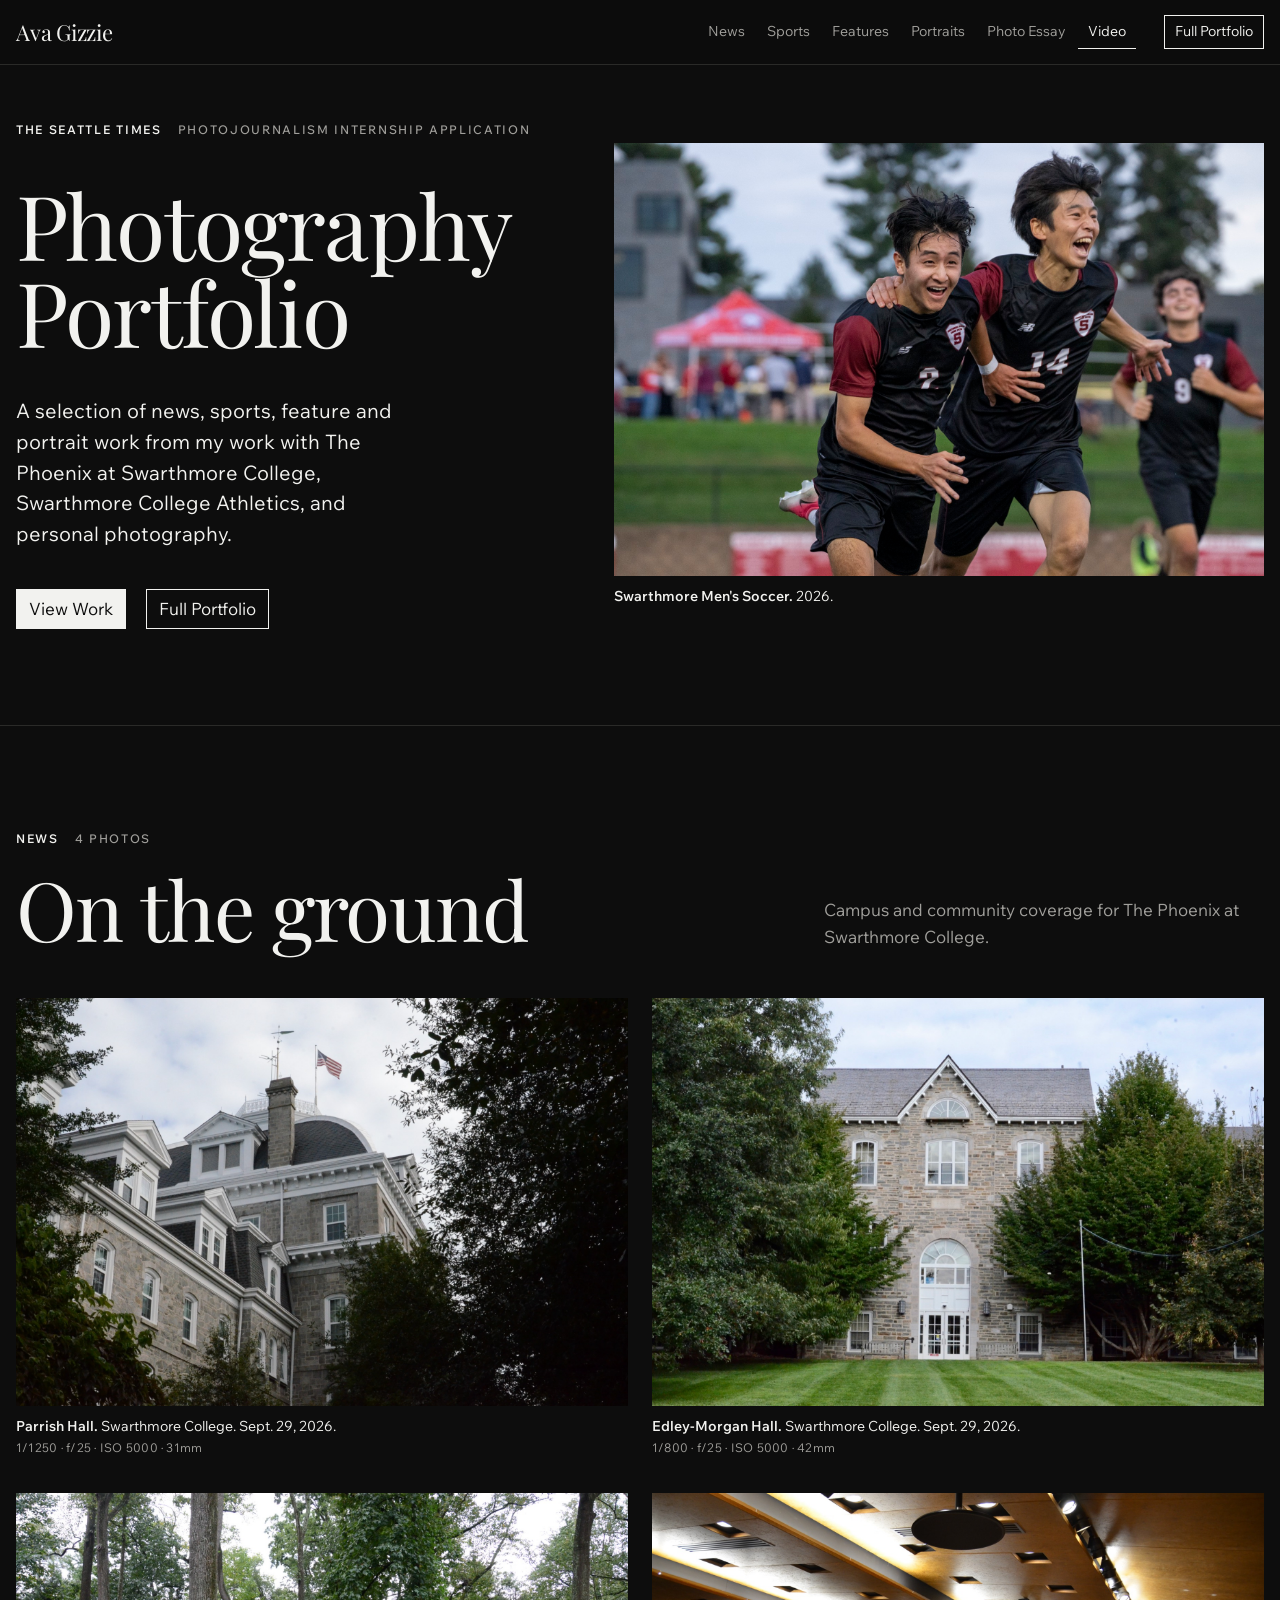
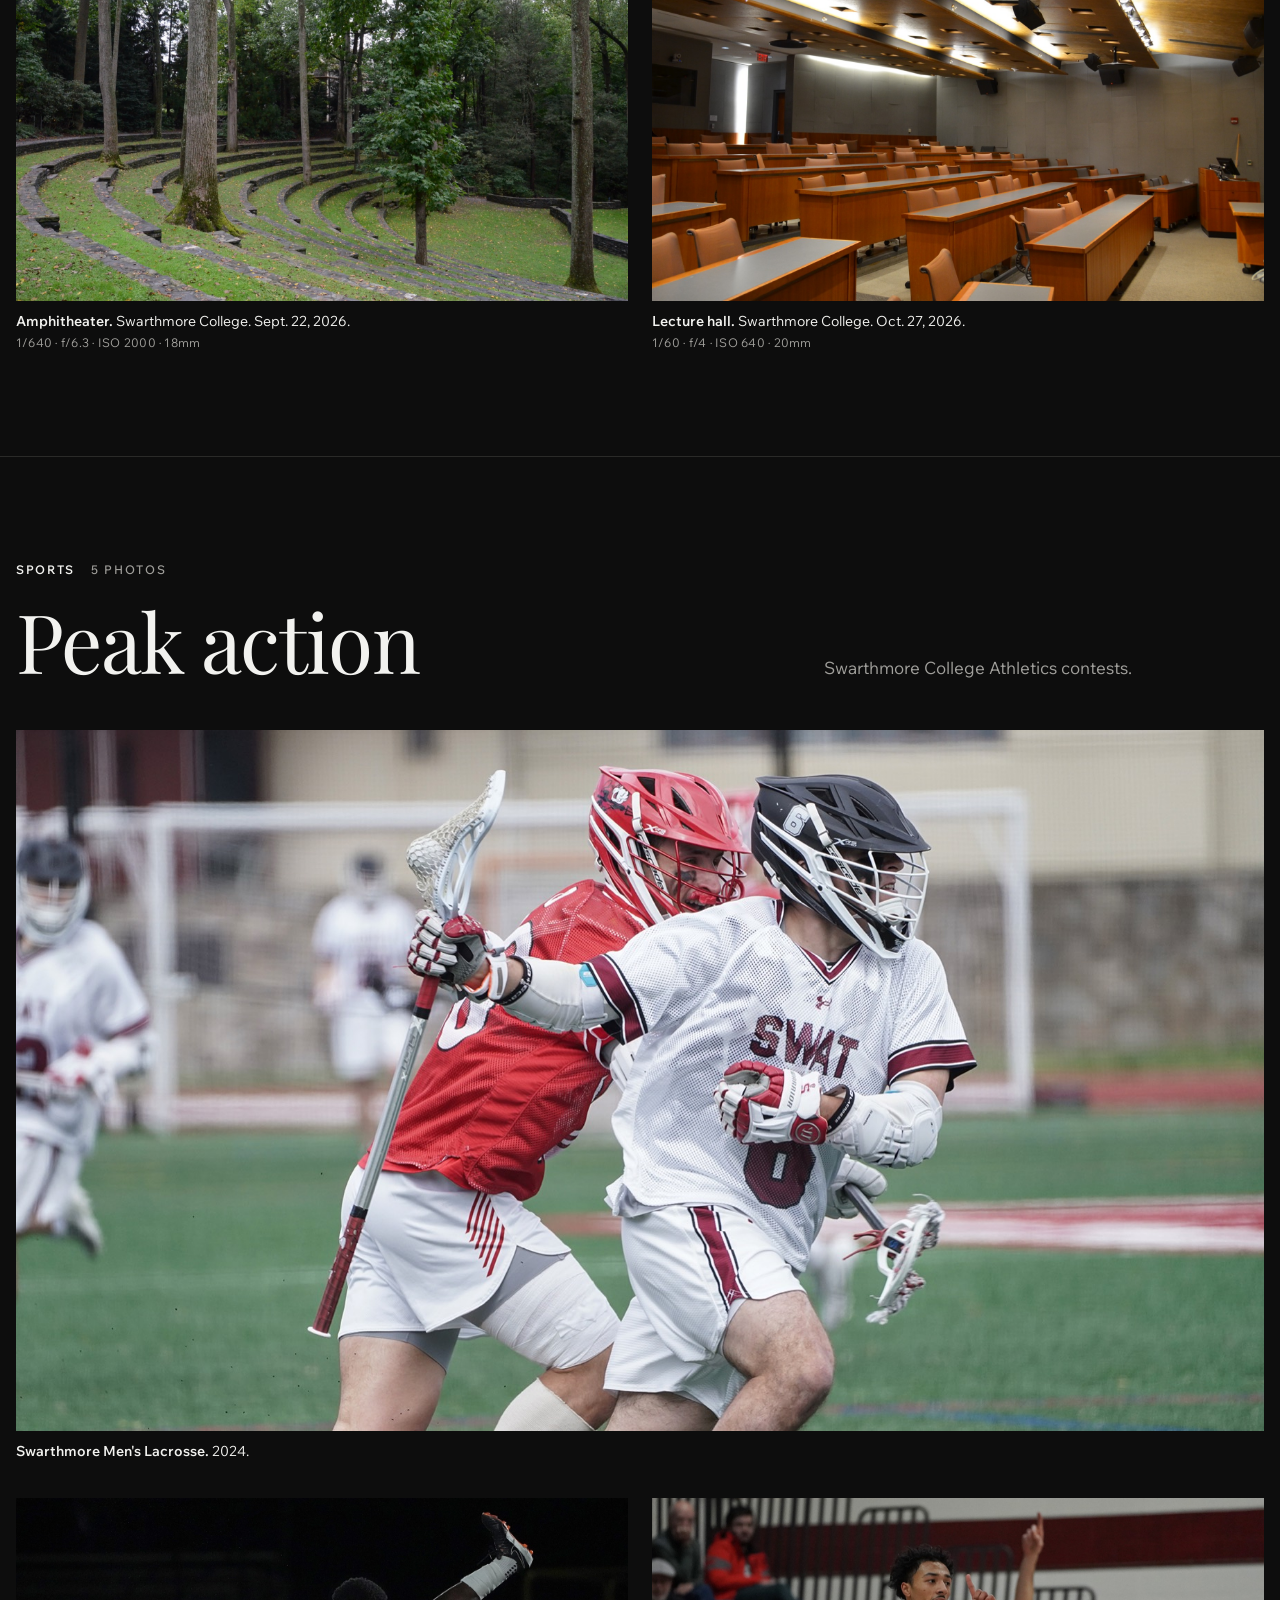
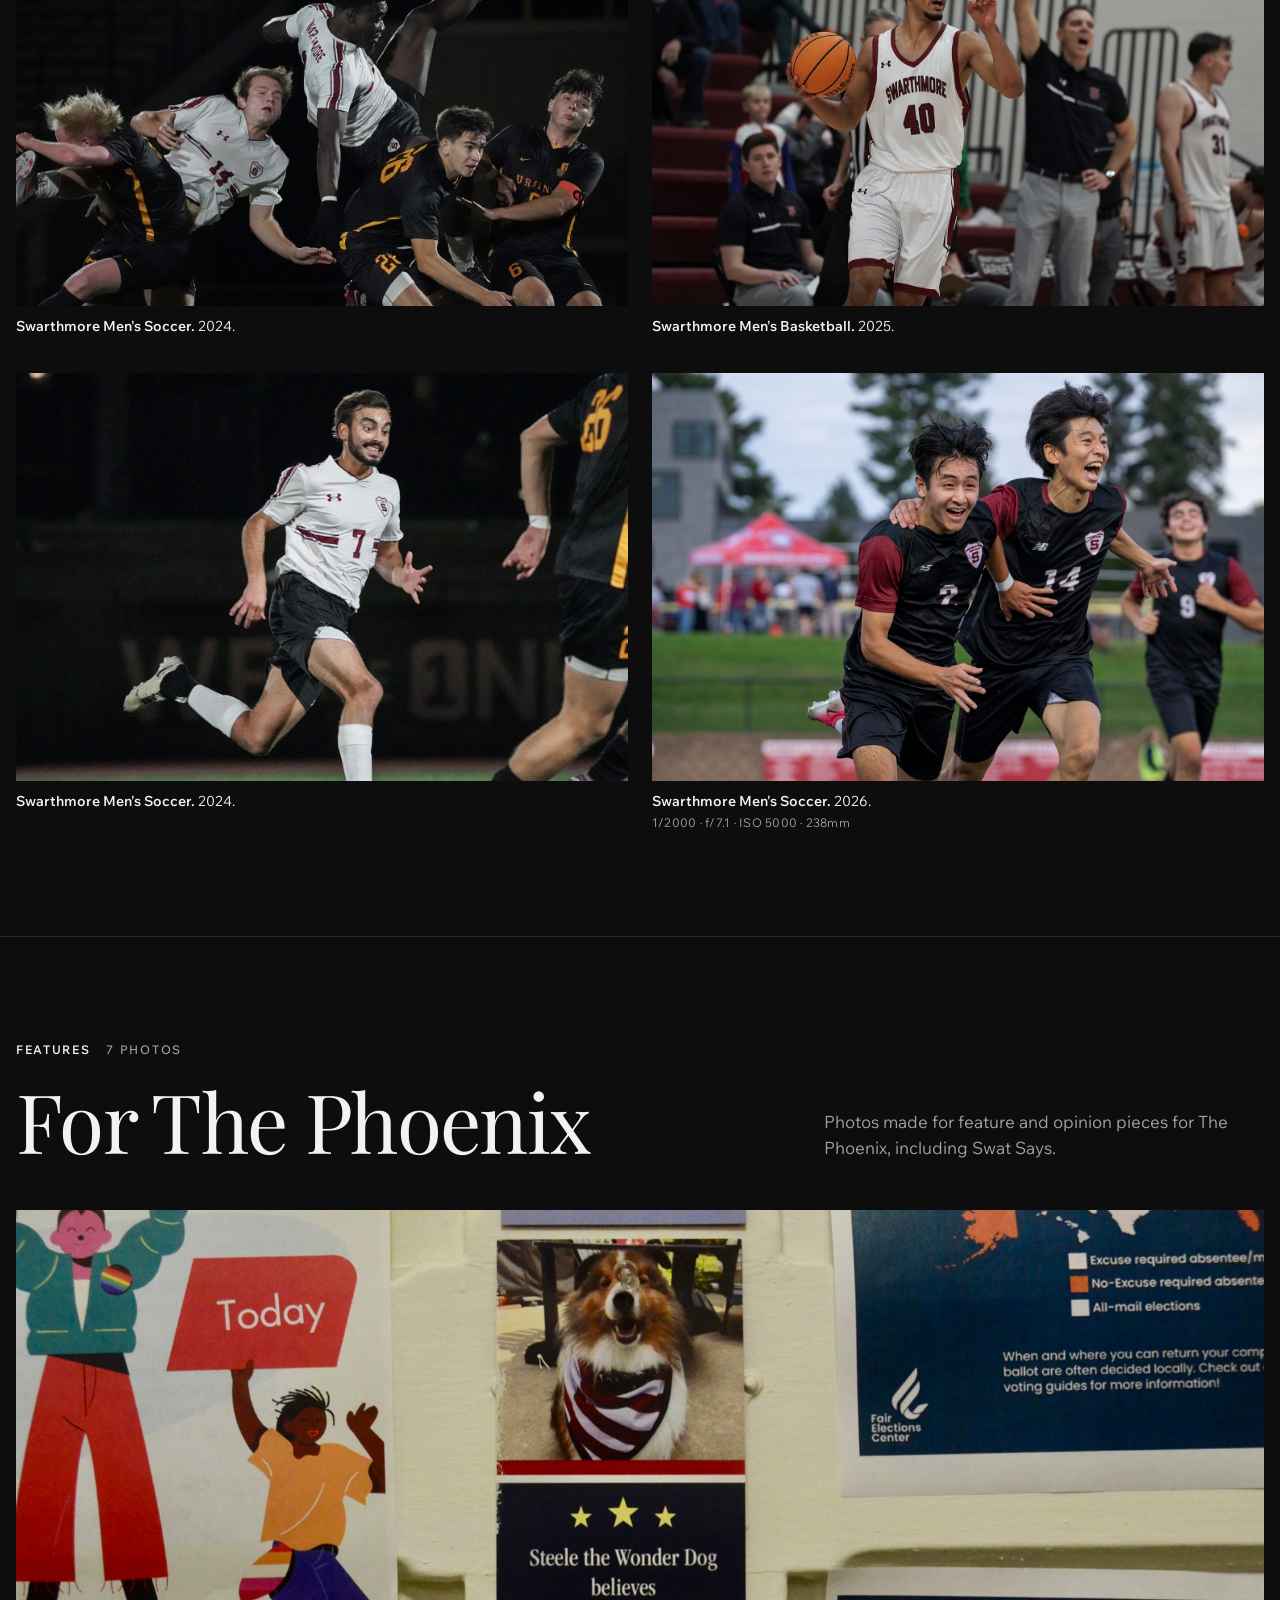
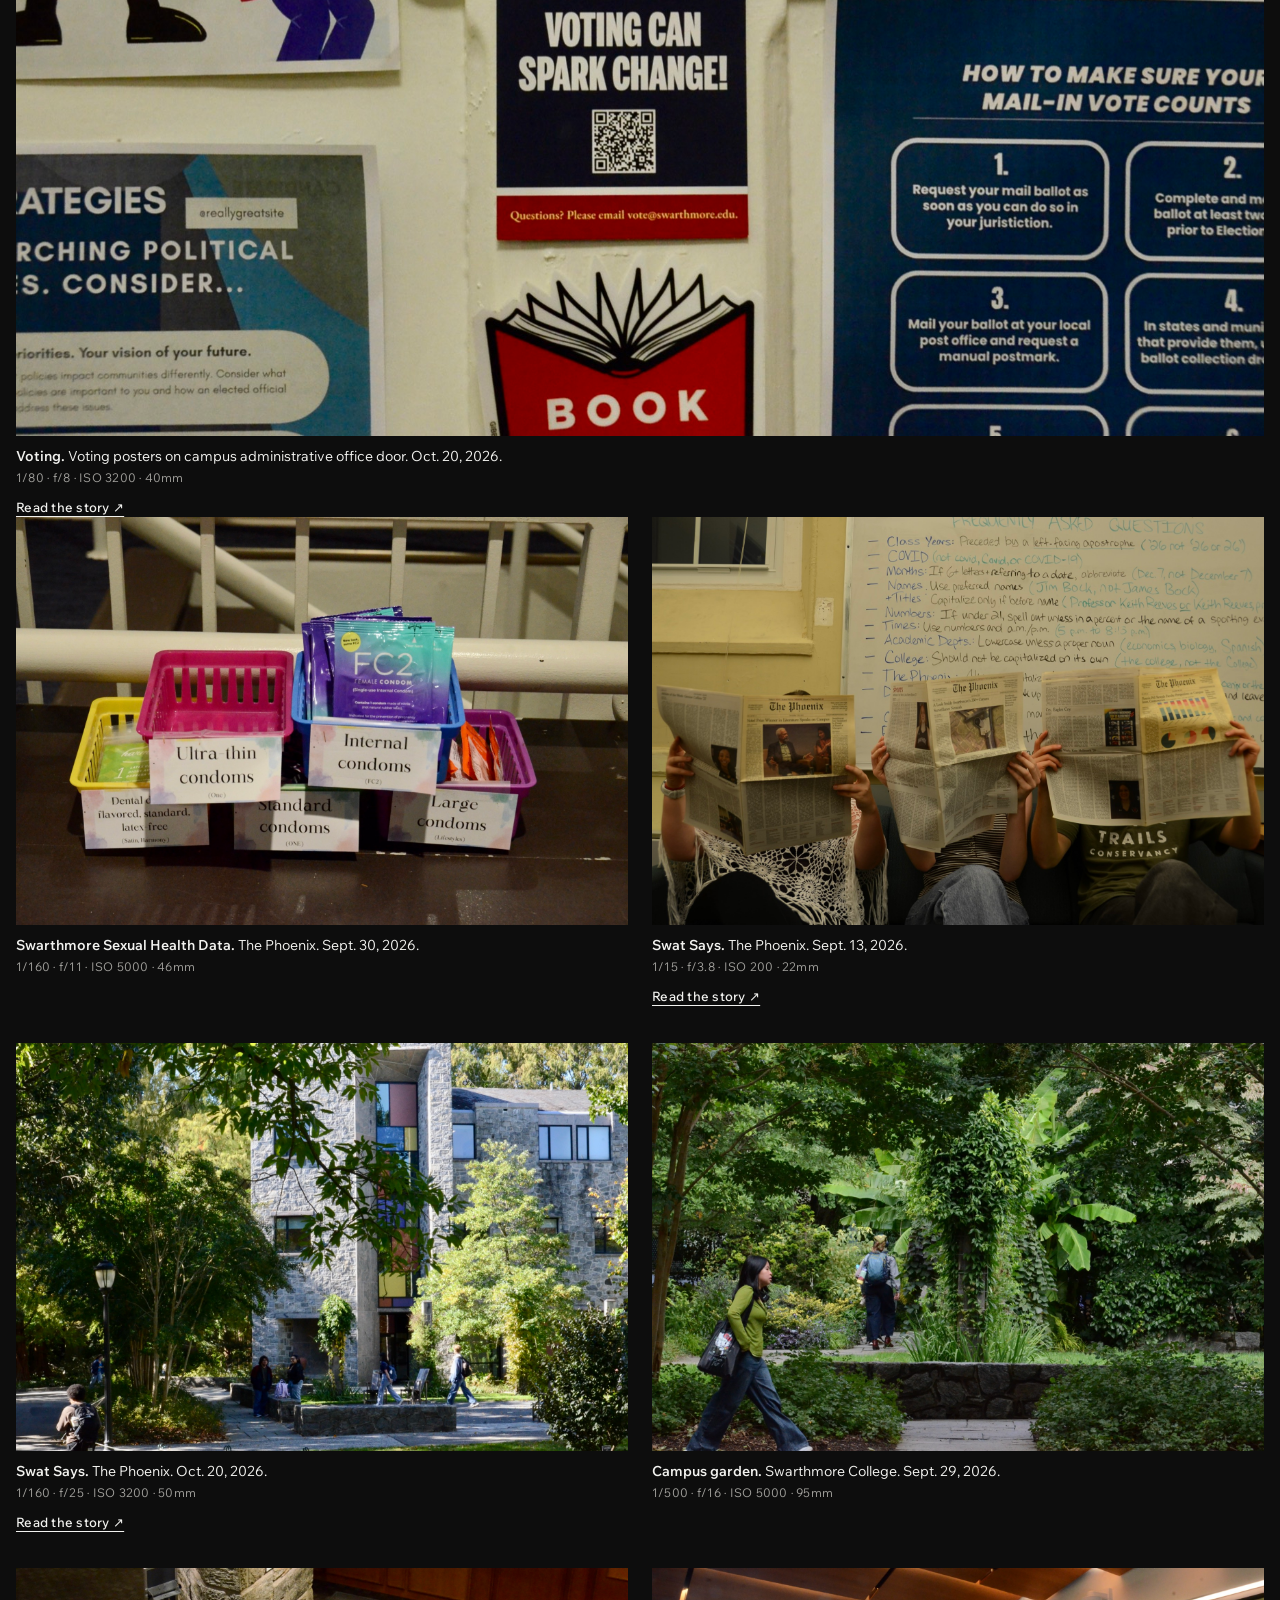
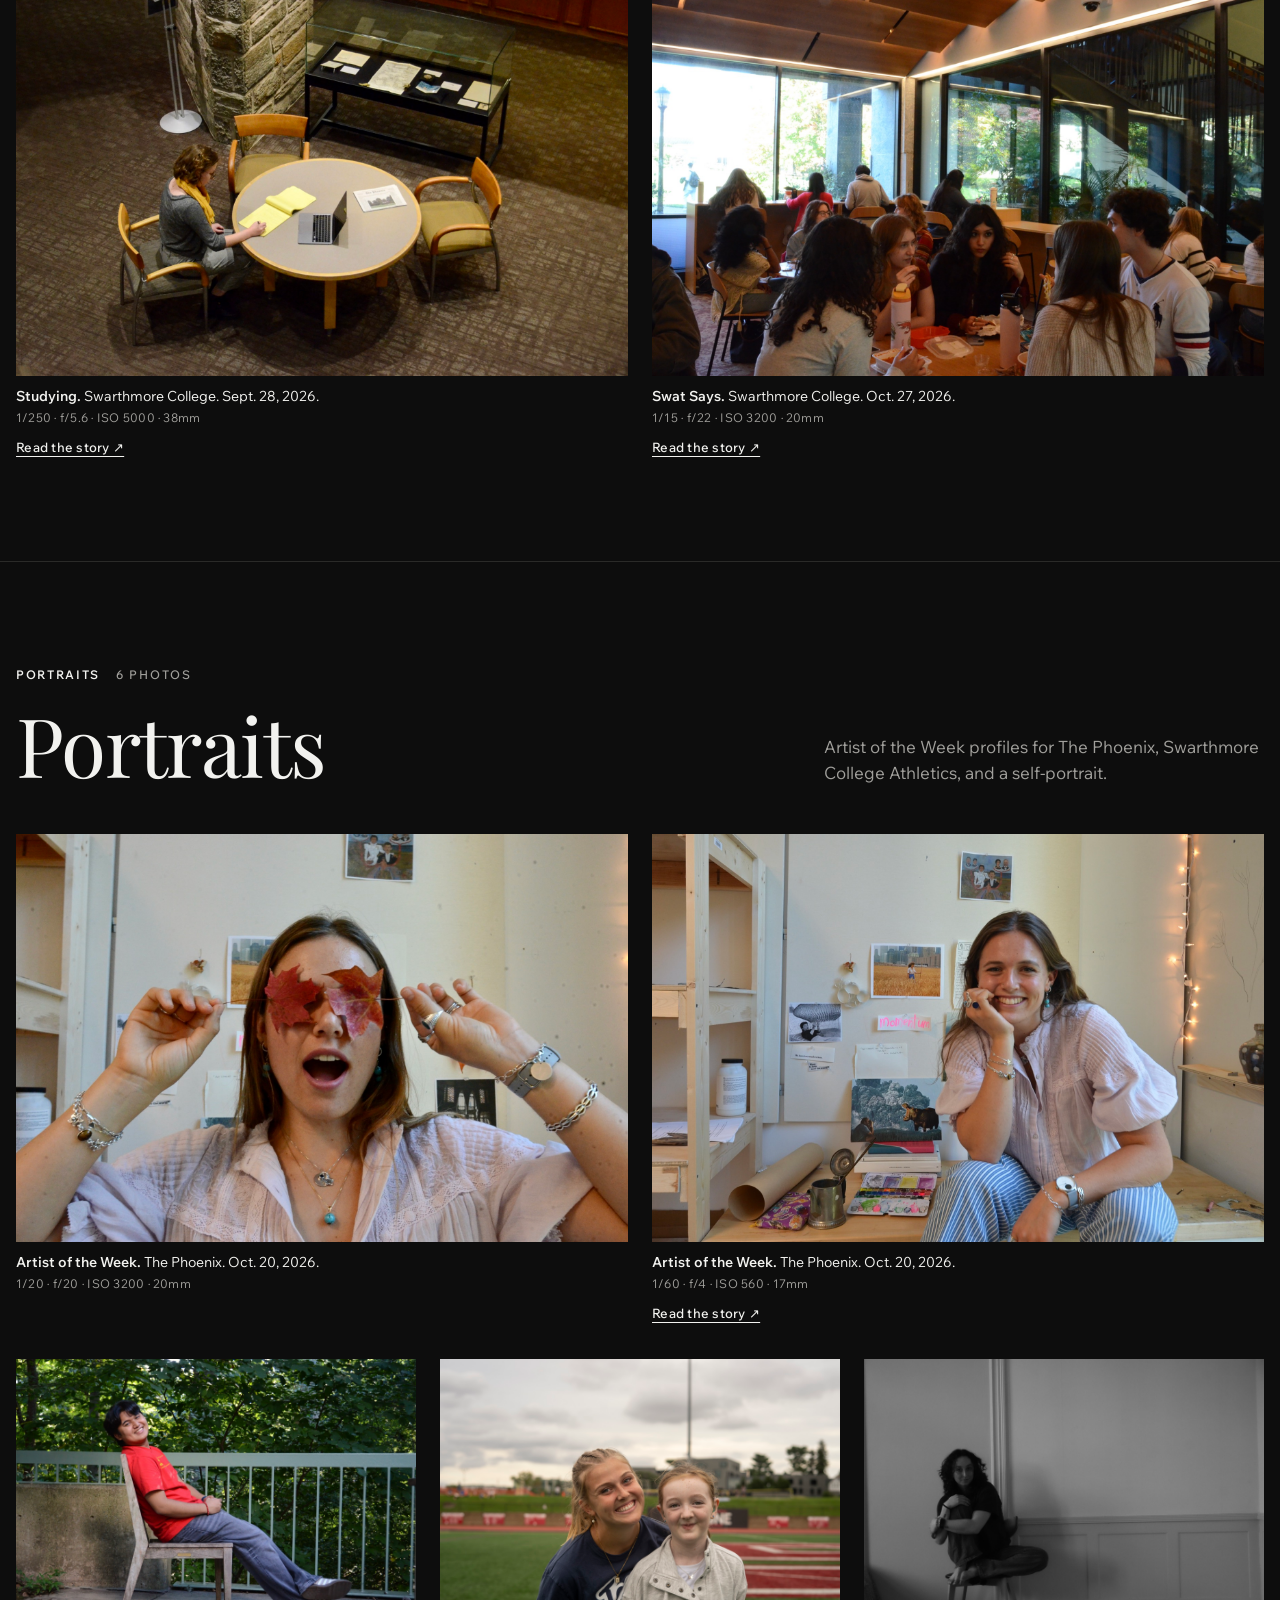
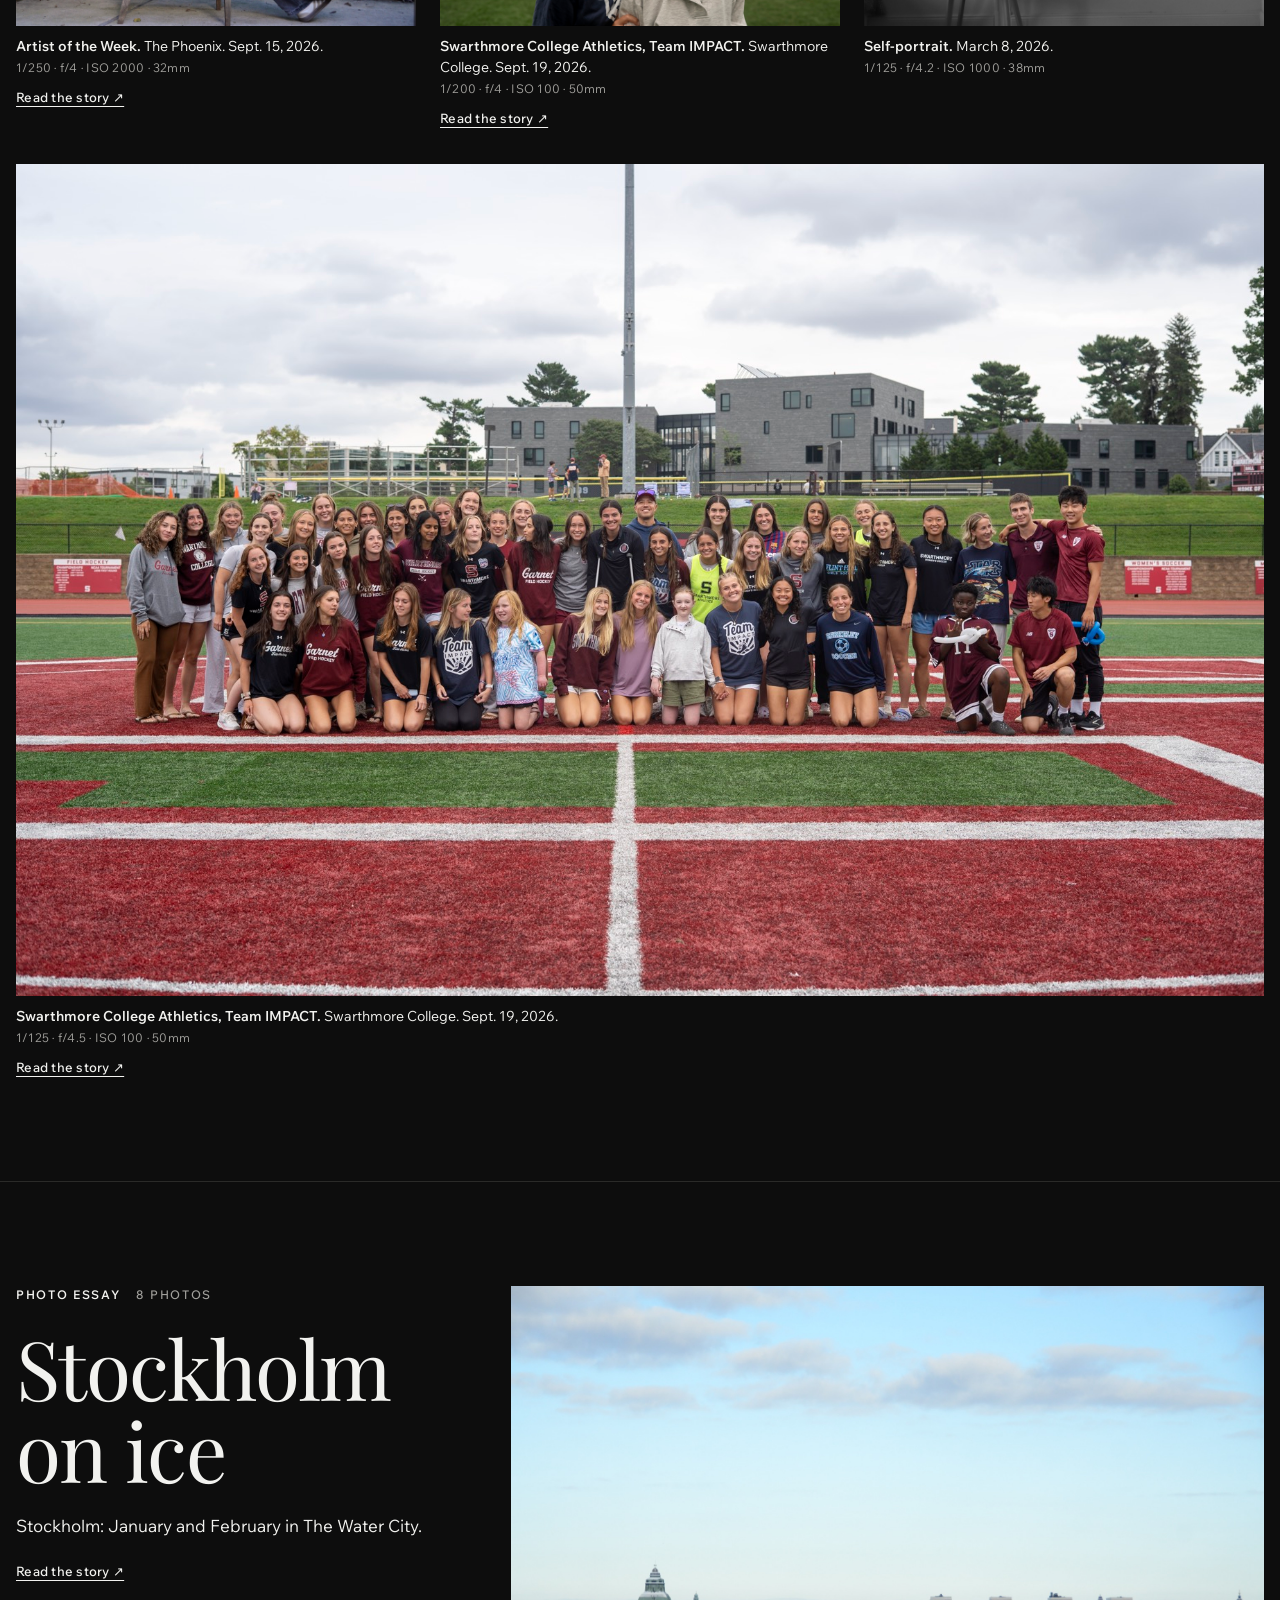
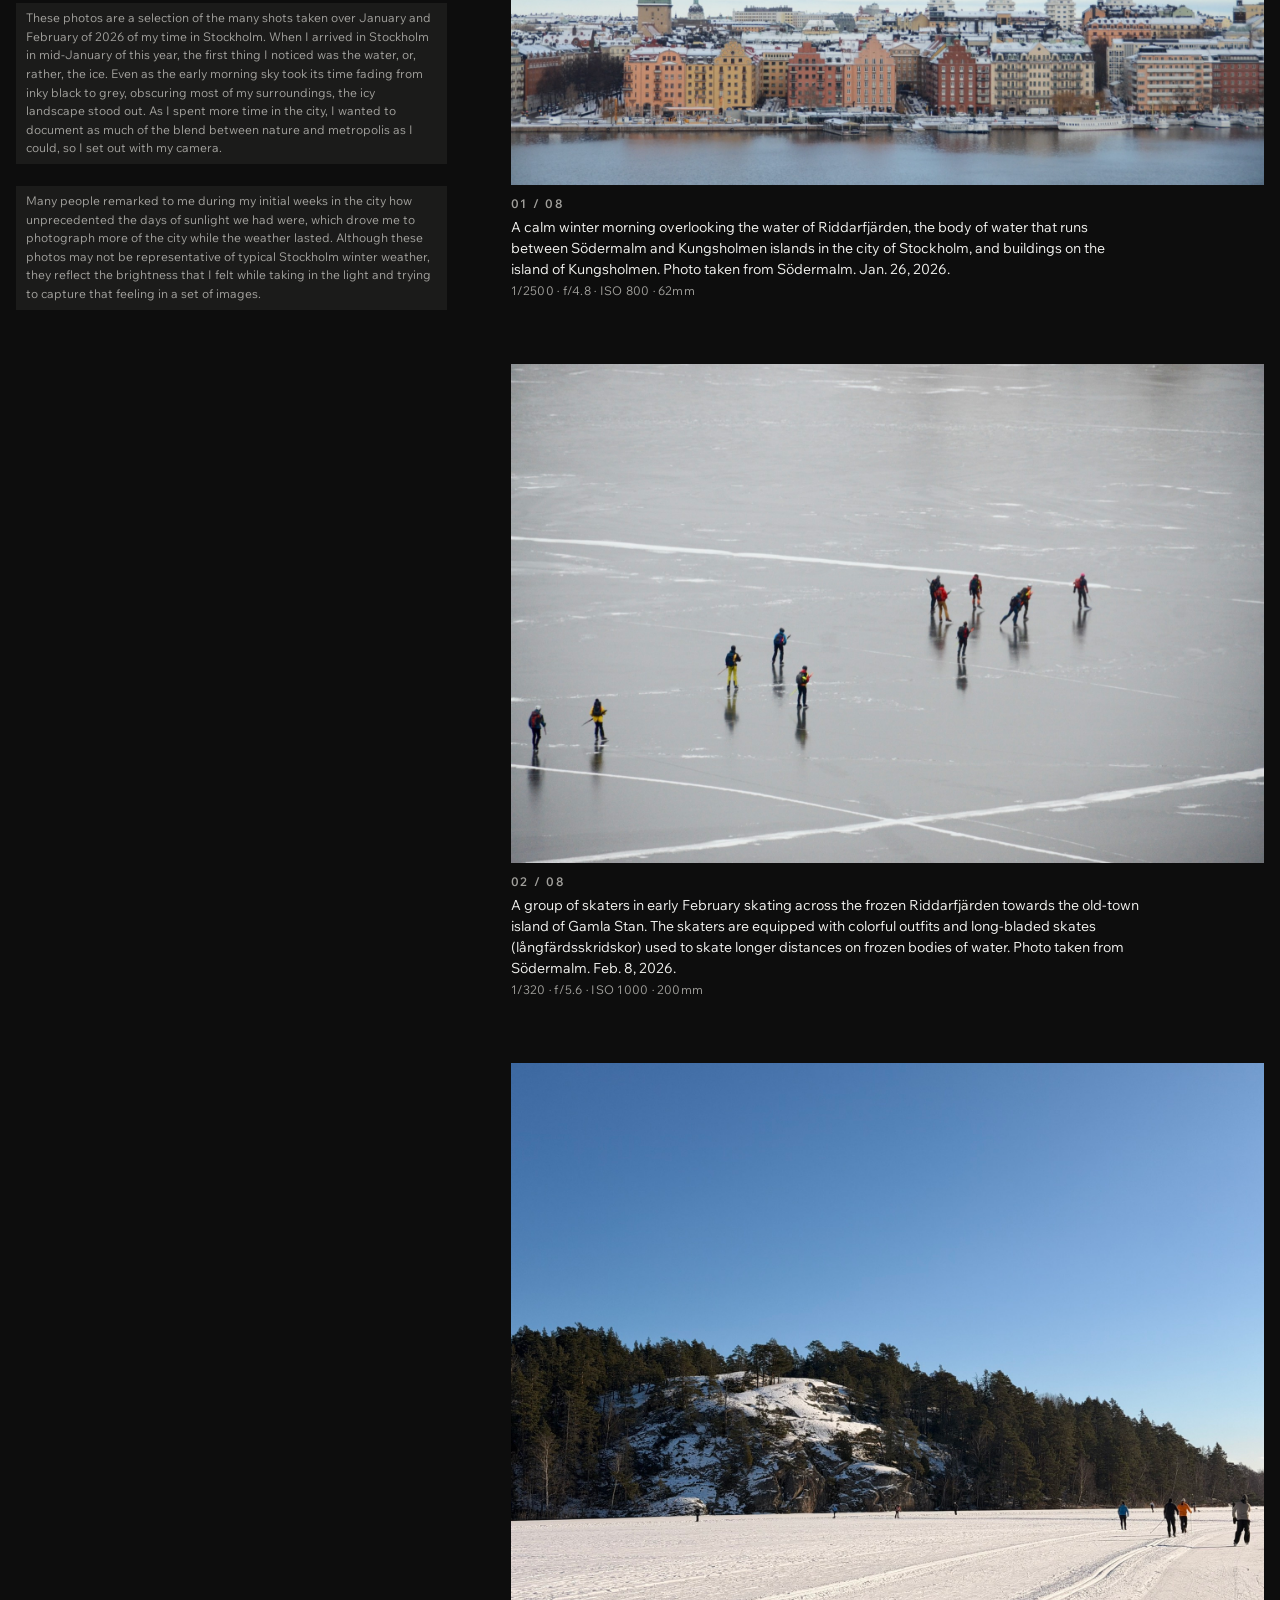
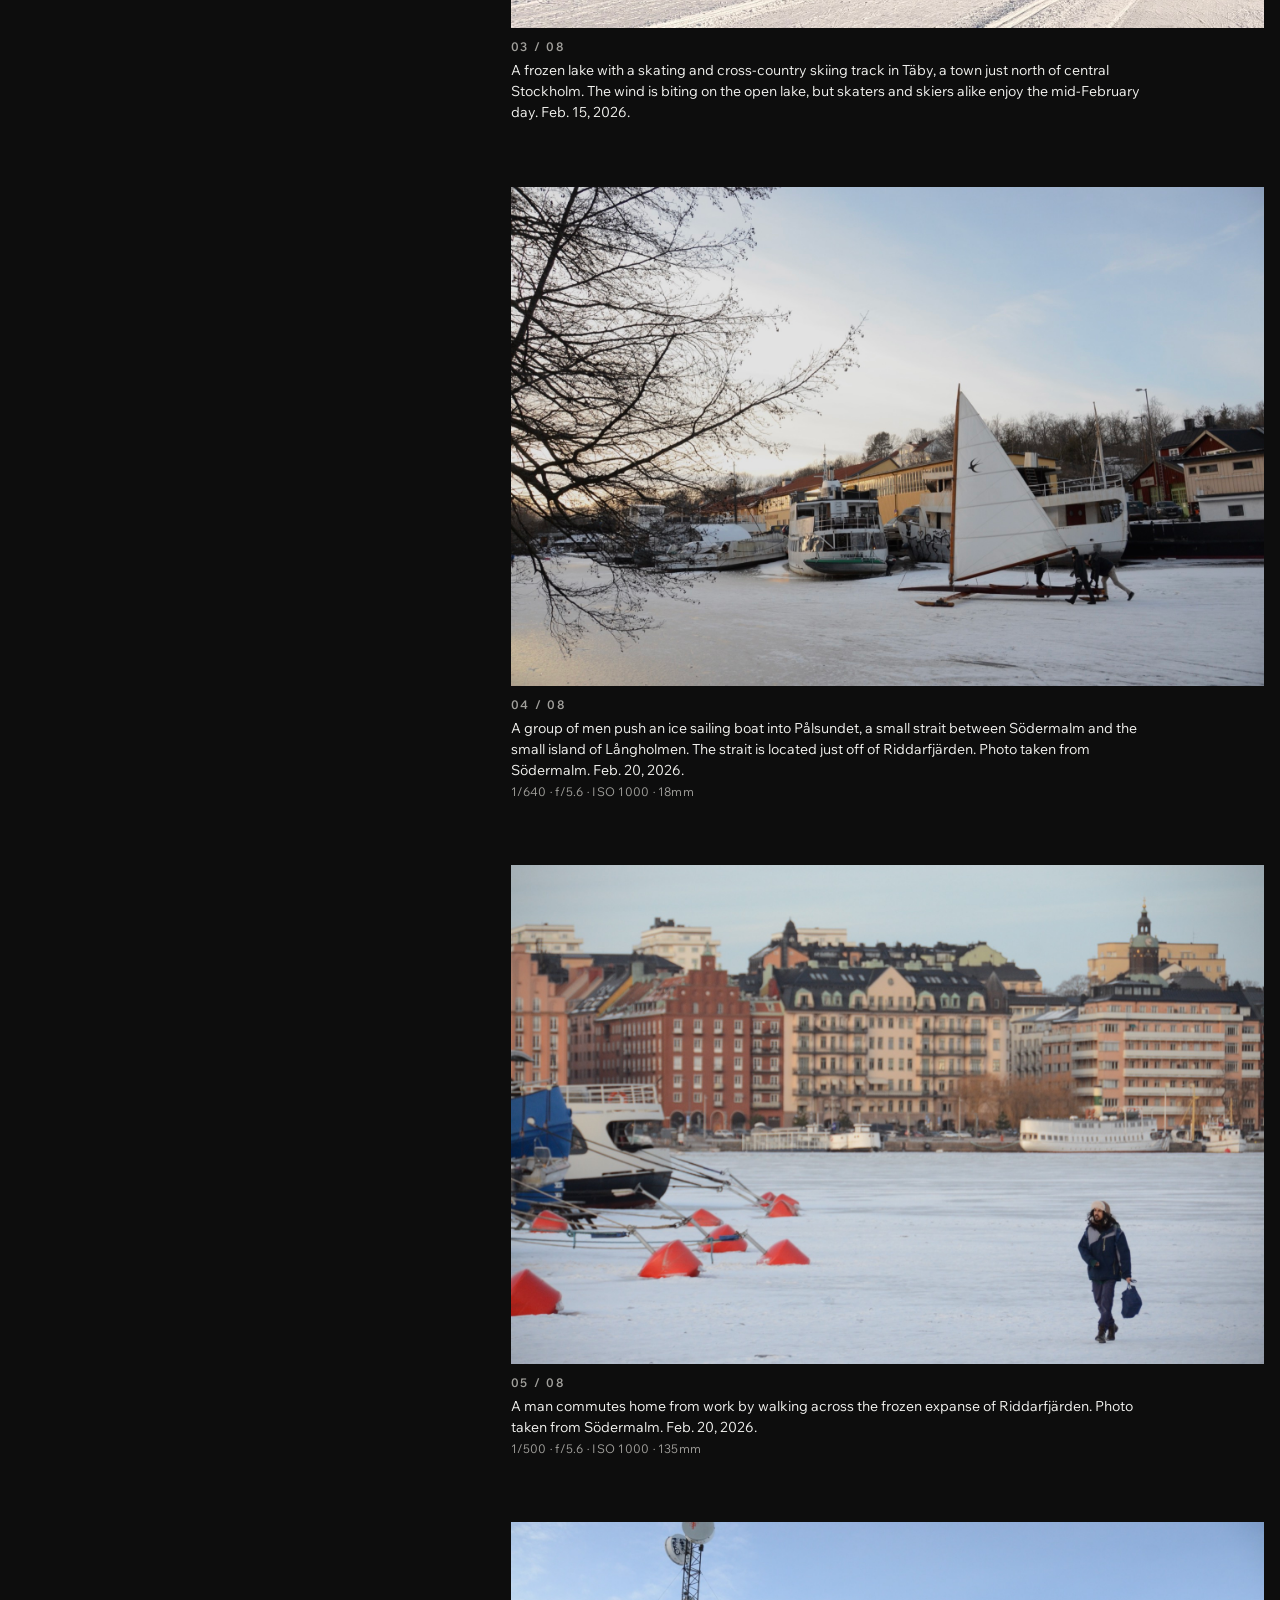
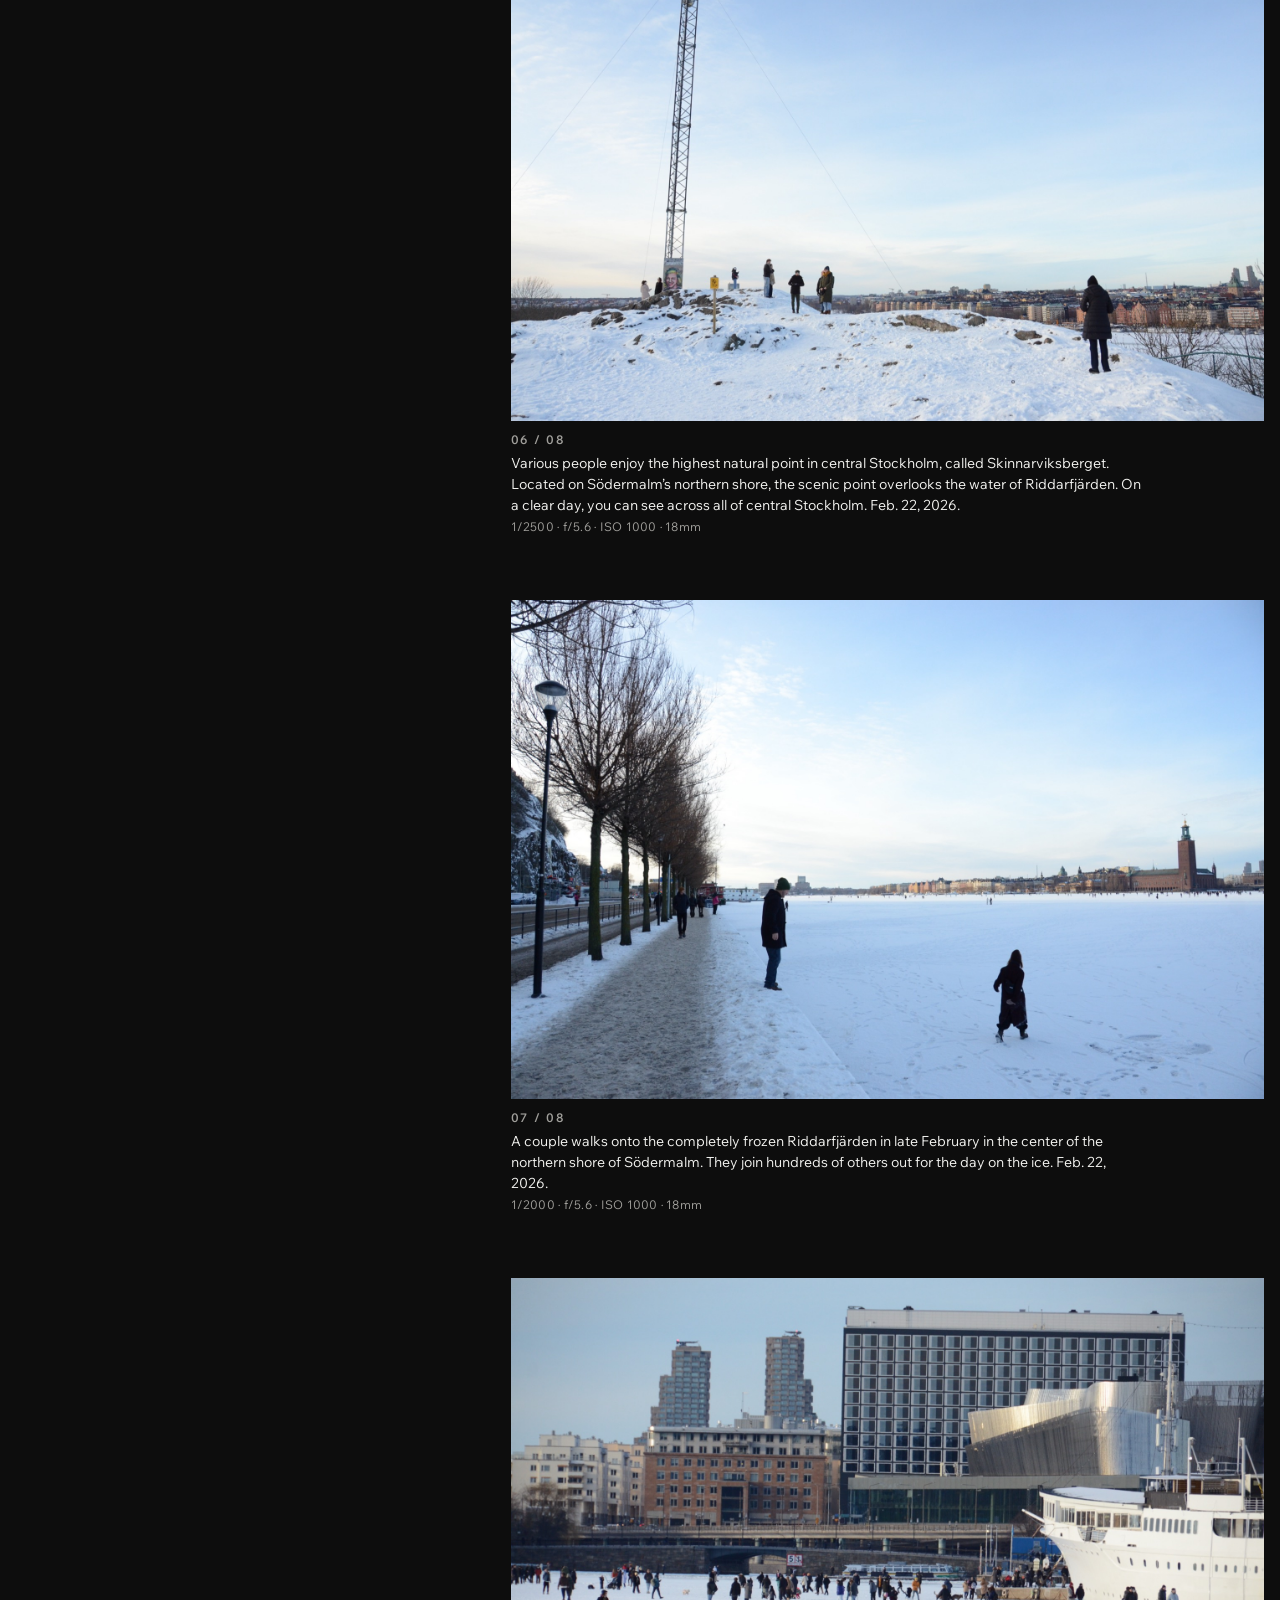
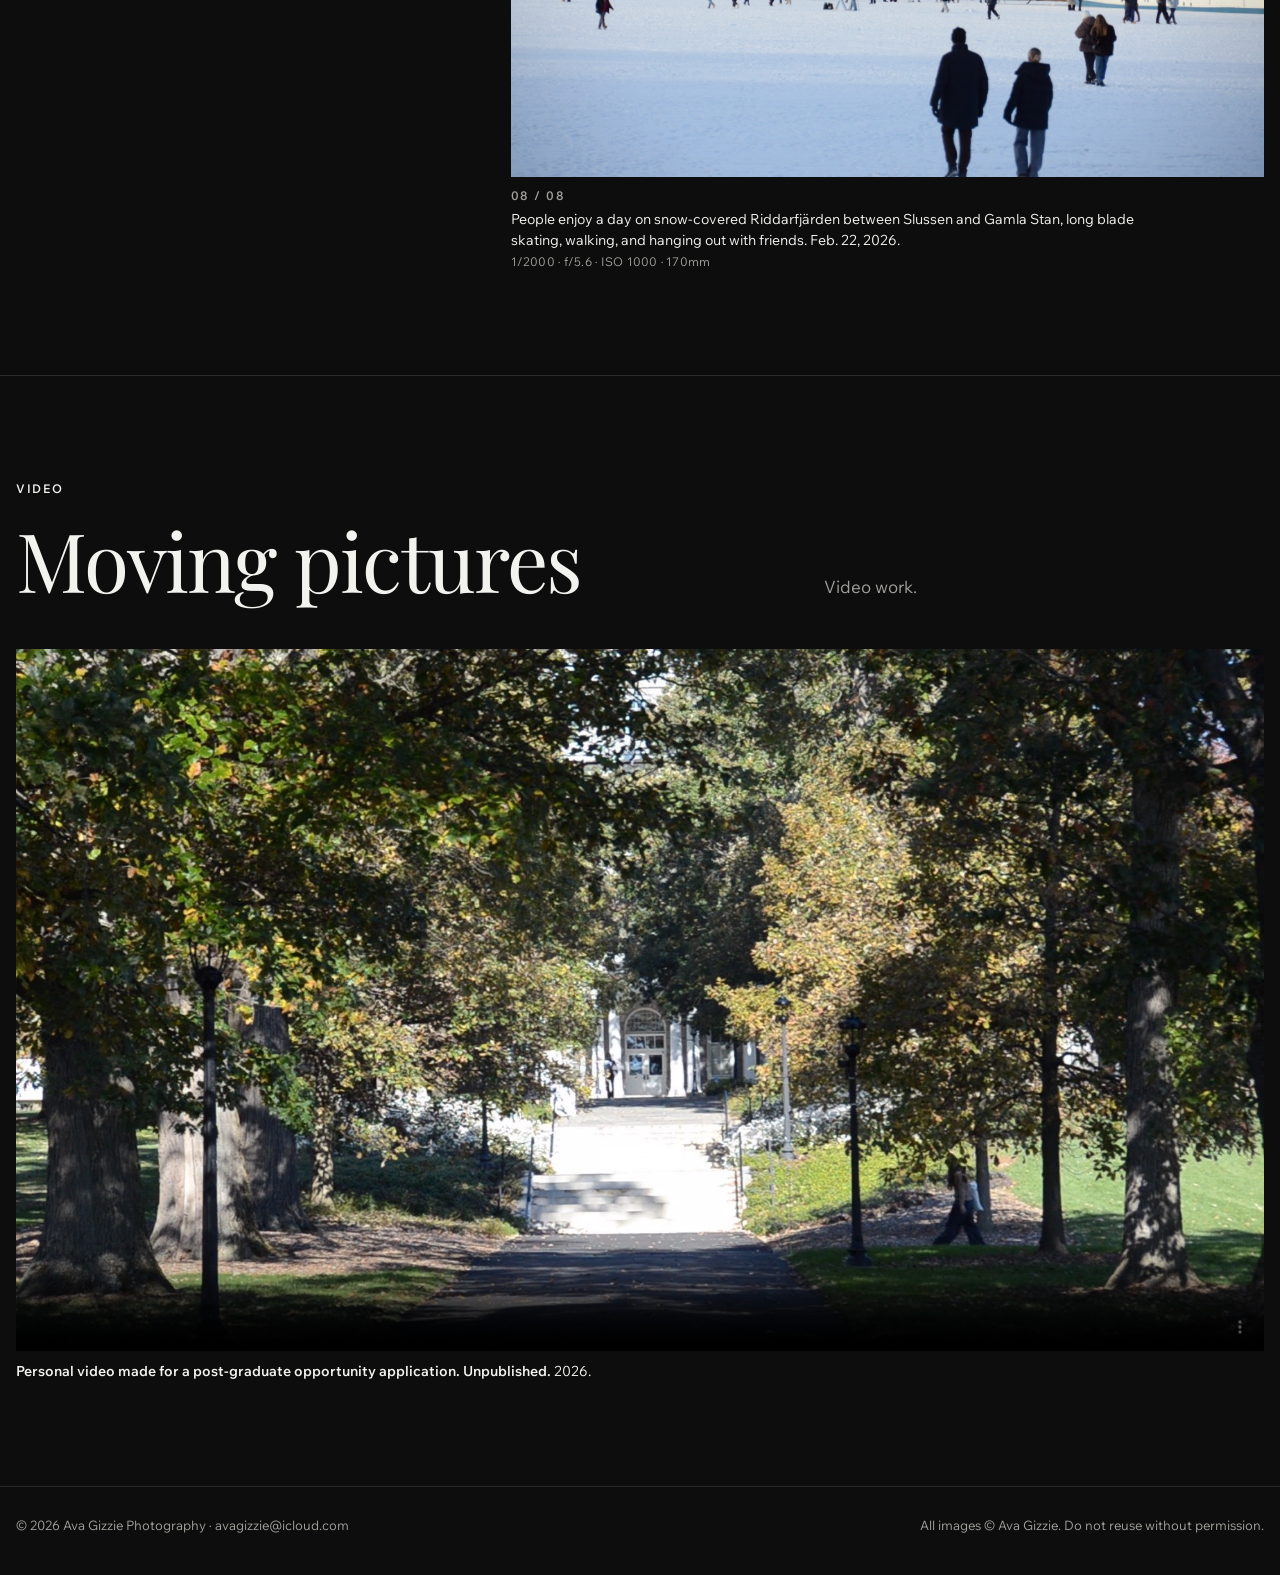
<file: seattle-times.html>
<!doctype html>
<html lang="en">
<head>
  <meta charset="utf-8">
  <meta name="viewport" content="width=device-width, initial-scale=1, viewport-fit=cover">
  <meta name="color-scheme" content="dark">
  <title>Seattle Times Photojournalism Internship Application · Ava Gizzie Photography</title>
  <meta name="description" content="Ava Gizzie's photo internship application portfolio for The Seattle Times: news, sports, features and portraits.">
  <link rel="preconnect" href="https://fonts.googleapis.com">
  <link rel="preconnect" href="https://fonts.gstatic.com" crossorigin>
  <link rel="stylesheet" href="https://fonts.googleapis.com/css2?family=Playfair+Display:ital,wght@0,400;0,500;1,400&family=Wix+Madefor+Text:wght@400;500;600&display=swap">
  <link rel="stylesheet" href="css/style.css">
  <script src="js/main.js" defer></script>
</head>
<body>
  <nav class="nav" aria-label="Sections">
    <div class="wrap">
      <a class="brand" href="index.html">Ava Gizzie</a>
      <div class="links" id="links">
        <a href="#news">News</a>
        <a href="#sports">Sports</a>
        <a href="#features">Features</a>
        <a href="#portraits">Portraits</a>
        <a href="#essay">Photo Essay</a>
        <a href="#video">Video</a>
      </div>
      <a class="tab" href="index.html">Full Portfolio</a>
    </div>
  </nav>

  <header class="hero" id="top">
    <div class="wrap hero-grid">
      <div class="hero-text">
        <div class="eyebrow"><b>The Seattle Times</b><span>Photojournalism internship application</span></div>
        <h1>Photography Portfolio</h1>
        <p>A selection of news, sports, feature and portrait work from my work with The Phoenix at Swarthmore College, Swarthmore College Athletics, and personal photography.</p>
        <div class="btns">
          <a class="btn" href="#news">View Work</a>
          <a class="btn ghost" href="index.html">Full Portfolio</a>
        </div>
      </div>

      <figure>
        <button class="frame" style="--ar:1800/1200">
          <img src="images/sports--swarthmore-college-mens-soccer-18-2026.jpg" alt="Close-up of two teammates laughing as they run off together after a goal." width="1800" height="1200" loading="lazy">
        </button>
        <figcaption><span class="dl">Swarthmore Men's Soccer.</span> 2026.</figcaption>
      </figure>
    </div>
  </header>

  <main>
    <section id="news">
      <div class="wrap">
        <div class="sec-head">
          <div class="eyebrow"><b>News</b><span>4 photos</span></div>
          <h2>On the ground</h2>
          <p class="lede">Campus and community coverage for The Phoenix at Swarthmore College.</p>
        </div>
        <div class="g6">
          <figure class="c3">
            <button class="frame" style="--ar:1800/1192">
              <img src="images/news--parrish-hall-2-swarthmore-college-2026.jpg" alt="Parrish Hall's dormers and cupola framed by dark trees." width="1800" height="1192" loading="lazy">
            </button>
            <figcaption><span class="dl">Parrish Hall.</span> Swarthmore College. Sept. 29, 2026.<span class="exif">1/1250 · f/25 · ISO 5000 · 31mm</span></figcaption>
            <!-- Article link: replace PASTE-ARTICLE-LINK with the story URL -->
            <a class="story" href="PASTE-ARTICLE-LINK" target="_blank" rel="noopener">Read the story ↗</a>
          </figure>

          <figure class="c3">
            <button class="frame" style="--ar:1800/1192">
              <img src="images/news--edley-morgan-hall-swarthmore-college-2026.jpg" alt="The stone facade of Edley-Morgan Hall behind a striped lawn." width="1800" height="1192" loading="lazy">
            </button>
            <figcaption><span class="dl">Edley-Morgan Hall.</span> Swarthmore College. Sept. 29, 2026.<span class="exif">1/800 · f/25 · ISO 5000 · 42mm</span></figcaption>
            <!-- Article link: replace PASTE-ARTICLE-LINK with the story URL -->
            <a class="story" href="PASTE-ARTICLE-LINK" target="_blank" rel="noopener">Read the story ↗</a>
          </figure>

          <figure class="c3">
            <button class="frame" style="--ar:1800/1192">
              <img src="images/news--ampitheater-swarthmore-college-2026.jpg" alt="Grass terraces of the outdoor amphitheater among tall trees." width="1800" height="1192" loading="lazy">
            </button>
            <figcaption><span class="dl">Amphitheater.</span> Swarthmore College. Sept. 22, 2026.<span class="exif">1/640 · f/6.3 · ISO 2000 · 18mm</span></figcaption>
            <!-- Article link: replace PASTE-ARTICLE-LINK with the story URL -->
            <a class="story" href="PASTE-ARTICLE-LINK" target="_blank" rel="noopener">Read the story ↗</a>
          </figure>

          <figure class="c3">
            <button class="frame" style="--ar:1800/1192">
              <img src="images/news--dsc-6766.jpg" alt="An empty lecture hall with rows of wooden desks and tan chairs under a warmly lit wood ceiling." width="1800" height="1192" loading="lazy">
            </button>
            <figcaption><span class="dl">Lecture hall.</span> Swarthmore College. Oct. 27, 2026.<span class="exif">1/60 · f/4 · ISO 640 · 20mm</span></figcaption>
            <!-- Article link: replace PASTE-ARTICLE-LINK with the story URL -->
            <a class="story" href="PASTE-ARTICLE-LINK" target="_blank" rel="noopener">Read the story ↗</a>
          </figure>
        </div>
      </div>
    </section>

    <section id="sports">
      <div class="wrap">
        <div class="sec-head">
          <div class="eyebrow"><b>Sports</b><span>5 photos</span></div>
          <h2>Peak action</h2>
          <p class="lede">Swarthmore College Athletics contests.</p>
        </div>
        <div class="g6">
          <figure class="c6 lead">
            <button class="frame" style="--ar:1800/1012">
              <img src="images/sports--swarthmore-college-mens-lacrosse-1-2024.jpg" alt="A Swarthmore attacker drives past a defender in red." width="1800" height="1012" loading="lazy">
            </button>
            <figcaption><span class="dl">Swarthmore Men's Lacrosse.</span> 2024.</figcaption>
          </figure>

          <figure class="c3">
            <button class="frame" style="--ar:1800/1012">
              <img src="images/sports--swarthmore-college-mens-soccer-2-2024.jpg" alt="Players collide midair going up for a header at night." width="1800" height="1012" loading="lazy">
            </button>
            <figcaption><span class="dl">Swarthmore Men's Soccer.</span> 2024.</figcaption>
          </figure>

          <figure class="c3">
            <button class="frame" style="--ar:1800/1012">
              <img src="images/sports--swarthmore-college-mens-basketball-1-2025.jpg" alt="A Swarthmore guard brings the ball up as the bench celebrates." width="1800" height="1012" loading="lazy">
            </button>
            <figcaption><span class="dl">Swarthmore Men's Basketball.</span> 2025.</figcaption>
          </figure>

          <figure class="c3">
            <button class="frame" style="--ar:1800/1012">
              <img src="images/sports--swarthmore-college-mens-soccer-1-2024.jpg" alt="A Swarthmore player sprints upfield under the lights." width="1800" height="1012" loading="lazy">
            </button>
            <figcaption><span class="dl">Swarthmore Men's Soccer.</span> 2024.</figcaption>
          </figure>

          <figure class="c3">
            <button class="frame" style="--ar:1800/1200">
              <img src="images/sports--swarthmore-college-mens-soccer-18-2026.jpg" alt="Close-up of two teammates laughing as they run off together after a goal." width="1800" height="1200" loading="lazy">
            </button>
            <figcaption><span class="dl">Swarthmore Men's Soccer.</span> 2026.<span class="exif">1/2000 · f/7.1 · ISO 5000 · 238mm</span></figcaption>
          </figure>
        </div>
      </div>
    </section>

    <section id="features">
      <div class="wrap">
        <div class="sec-head">
          <div class="eyebrow"><b>Features</b><span>7 photos</span></div>
          <h2>For The Phoenix</h2>
          <p class="lede">Photos made for feature and opinion pieces for The Phoenix, including Swat Says.</p>
        </div>
         <figure class="c6 lead">
            <button class="frame" style="--ar:1800/1192">
              <img src="images/news--voting-article-swarthmore-college-2026.jpg" alt="A bulletin board covered in voting and mail-in ballot posters." width="1800" height="1192" loading="lazy">
            </button>
            <figcaption><span class="dl">Voting.</span> Voting posters on campus administrative office door. Oct. 20, 2026.<span class="exif">1/80 · f/8 · ISO 3200 · 40mm</span></figcaption>
            <!-- Article link: replace PASTE-ARTICLE-LINK with the story URL -->
            <a class="story" href="https://swarthmorephoenix.com/2026/10/22/swarthmore-students-get-out-and-vote/" target="_blank" rel="noopener">Read the story ↗</a>
          </figure>
        <div class="g6">
          <figure class="c3">
            <button class="frame" style="--ar:1800/1192">
              <img src="images/features--the-phoenix-sexual-health-data-2026.jpg" alt="Baskets of labeled condoms on a table." width="1800" height="1192" loading="lazy">
            </button>
            <figcaption><span class="dl">Swarthmore Sexual Health Data.</span> The Phoenix. Sept. 30, 2026.<span class="exif">1/160 · f/11 · ISO 5000 · 46mm</span></figcaption>
            <!-- Article link: replace PASTE-ARTICLE-LINK with the story URL -->
            <a class="story" href="PASTE-ARTICLE-LINK" target="_blank" rel="noopener">Read the story ↗</a>
          </figure>

          <figure class="c3">
            <button class="frame" style="--ar:1800/1192">
              <img src="images/features--the-phoenix-swat-says-2026.jpg" alt="Three people hide their faces behind open copies of The Phoenix." width="1800" height="1192" loading="lazy">
            </button>
            <figcaption><span class="dl">Swat Says.</span> The Phoenix. Sept. 13, 2026.<span class="exif">1/15 · f/3.8 · ISO 200 · 22mm</span></figcaption>
            <!-- Article link: replace PASTE-ARTICLE-LINK with the story URL -->
            <a class="story" href="https://swarthmorephoenix.com/2026/09/17/swat-says-ed-board-edition/" target="_blank" rel="noopener">Read the story ↗</a>
          </figure>

          <figure class="c3">
            <button class="frame" style="--ar:1800/1192">
              <img src="images/features--the-phoenix-swat-says-2-2026.jpg" alt="Students pass a stone dorm in bright autumn sun." width="1800" height="1192" loading="lazy">
            </button>
            <figcaption><span class="dl">Swat Says.</span> The Phoenix. Oct. 20, 2026.<span class="exif">1/160 · f/25 · ISO 3200 · 50mm</span></figcaption>
            <!-- Article link: replace PASTE-ARTICLE-LINK with the story URL -->
            <a class="story" href="https://swarthmorephoenix.com/2026/10/22/weekly-column-swat-says-27/" target="_blank" rel="noopener">Read the story ↗</a>
          </figure>

          <figure class="c3">
            <button class="frame" style="--ar:1800/1192">
              <img src="images/features--dsc-6370.jpg" alt="A student in a green sweater walks past a lush garden as another student with a backpack walks away down a stone path." width="1800" height="1192" loading="lazy">
            </button>
            <figcaption><span class="dl">Campus garden.</span> Swarthmore College. Sept. 29, 2026.<span class="exif">1/500 · f/16 · ISO 5000 · 95mm</span></figcaption>
            <!-- Article link: replace PASTE-ARTICLE-LINK with the story URL -->
            <a class="story" href="PASTE-ARTICLE-LINK" target="_blank" rel="noopener">Read the story ↗</a>
          </figure>

          <figure class="c3">
            <button class="frame" style="--ar:1800/1192">
              <img src="images/features--dsc-6317.jpg" alt="Seen from above, a student works on a laptop and yellow notepad at a round table in a library." width="1800" height="1192" loading="lazy">
            </button>
            <figcaption><span class="dl">Studying.</span> Swarthmore College. Sept. 28, 2026.<span class="exif">1/250 · f/5.6 · ISO 5000 · 38mm</span></figcaption>
            <!-- Article link: replace PASTE-ARTICLE-LINK with the story URL -->
            <a class="story" href="https://swarthmorephoenix.com/2026/10/01/office-hours-faculty-on-what-makes-a-good-writer/" target="_blank" rel="noopener">Read the story ↗</a>
          </figure>

          <figure class="c3">
            <button class="frame" style="--ar:1800/1192">
              <img src="images/features--dsc-6760.jpg" alt="Students talk and eat lunch at crowded tables in a sunlit campus café with tall windows." width="1800" height="1192" loading="lazy">
            </button>
            <figcaption><span class="dl">Swat Says.</span> Swarthmore College. Oct. 27, 2026.<span class="exif">1/15 · f/22 · ISO 3200 · 20mm</span></figcaption>
            <!-- Article link: replace PASTE-ARTICLE-LINK with the story URL -->
            <a class="story" href="https://swarthmorephoenix.com/2026/10/29/weekly-column-swat-says-28/" target="_blank" rel="noopener">Read the story ↗</a>
          </figure>
        </div>
      </div>
    </section>

    <section id="portraits">
      <div class="wrap">
        <div class="sec-head">
          <div class="eyebrow"><b>Portraits</b><span>6 photos</span></div>
          <h2>Portraits</h2>
          <p class="lede">Artist of the Week profiles for The Phoenix, Swarthmore College Athletics, and a self-portrait.</p>
        </div>
        <div class="g6">
          <figure class="c3">
            <button class="frame" style="--ar:1800/1192">
              <img src="images/portraits--the-phoenix-artist-of-the-week-6.jpg" alt="An artist holds red leaves over her eyes in her studio." width="1800" height="1192" loading="lazy">
            </button>
            <figcaption><span class="dl">Artist of the Week.</span> The Phoenix. Oct. 20, 2026.<span class="exif">1/20 · f/20 · ISO 3200 · 20mm</span></figcaption>
            <!-- Article link: replace PASTE-ARTICLE-LINK with the story URL -->
            <a class="story" href="PASTE-ARTICLE-LINK" target="_blank" rel="noopener">Read the story ↗</a>
          </figure>

          <figure class="c3">
            <button class="frame" style="--ar:1800/1192">
              <img src="images/portraits--the-phoenix-artist-of-the-week-7.jpg" alt="The artist smiles at her desk among her paintings." width="1800" height="1192" loading="lazy">
            </button>
            <figcaption><span class="dl">Artist of the Week.</span> The Phoenix. Oct. 20, 2026.<span class="exif">1/60 · f/4 · ISO 560 · 17mm</span></figcaption>
            <!-- Article link: replace PASTE-ARTICLE-LINK with the story URL -->
            <a class="story" href="https://swarthmorephoenix.com/2026/10/22/artist-of-the-week-mirabel-fernald-27-and-the-cyclical-journey-of-sculpture/" target="_blank" rel="noopener">Read the story ↗</a>
          </figure>

          <figure class="c2">
            <button class="frame" style="--ar:1800/1192">
              <img src="images/portraits--the-phoenix-artist-of-the-week-3.jpg" alt="The artist leans back in a chair, laughing." width="1800" height="1192" loading="lazy">
            </button>
            <figcaption><span class="dl">Artist of the Week.</span> The Phoenix. Sept. 15, 2026.<span class="exif">1/250 · f/4 · ISO 2000 · 32mm</span></figcaption>
            <!-- Article link: replace PASTE-ARTICLE-LINK with the story URL -->
            <a class="story" href="https://swarthmorephoenix.com/2026/09/17/artist-of-the-week-akira-franco-tanglao-aguas-27-on-the-roles-we-play/" target="_blank" rel="noopener">Read the story ↗</a>
          </figure>

          <figure class="c2">
            <button class="frame" style="--ar:1800/1200">
              <img src="images/portraits--swarthmore-college-team-impact-2026.jpg" alt="A Swarthmore athlete and a young girl smile together beside the field." width="1800" height="1200" loading="lazy">
            </button>
            <figcaption><span class="dl">Swarthmore College Athletics, Team IMPACT.</span> Swarthmore College. Sept. 19, 2026.<span class="exif">1/200 · f/4 · ISO 100 · 50mm</span></figcaption>
            <a class="story" href="https://swarthmoreathletics.com/news/2026/10/12/swarthmore-athletics-hosts-annual-team-impact-day.aspx" target="_blank" rel="noopener">Read the story ↗</a>
          </figure>

          <figure class="c2">
            <button class="frame" style="--ar:1800/1191">
              <img src="images/portraits--self-portait-1.jpg" alt="Black-and-white self-portrait crouched on a stool." width="1800" height="1191" loading="lazy">
            </button>
            <figcaption><span class="dl">Self-portrait.</span> March 8, 2026.<span class="exif">1/125 · f/4.2 · ISO 1000 · 38mm</span></figcaption>
          </figure>

          <figure class="c6">
            <button class="frame" style="--ar:1800/1200">
              <img src="images/portraits--swarthmore-college-team-impact-2-2026.jpg" alt="Dozens of Swarthmore athletes and young Team IMPACT kids pose together for a group photo on a red turf field." width="1800" height="1200" loading="lazy">
            </button>
            <figcaption><span class="dl">Swarthmore College Athletics, Team IMPACT.</span> Swarthmore College. Sept. 19, 2026.<span class="exif">1/125 · f/4.5 · ISO 100 · 50mm</span></figcaption>
            <a class="story" href="https://swarthmoreathletics.com/news/2026/10/12/swarthmore-athletics-hosts-annual-team-impact-day.aspx" target="_blank" rel="noopener">Read the story ↗</a>
          </figure>
        </div>
      </div>
    </section>

    <section id="essay">
      <div class="wrap essay">
        <div class="essay-text">
          <div class="eyebrow"><b>Photo Essay</b><span>8 photos</span></div>
          <h2>Stockholm on ice</h2>
          <p class="lede">Stockholm: January and February in The Water City.</p>
           <a class="story" href="https://swarthmorephoenix.com/2026/10/01/stockholm-january-and-february-in-the-water-city/" target="_blank" rel="noopener">Read the story ↗</a>
          <p class="sample">These photos are a selection of the many shots taken over January and February of 2026 of my time in Stockholm. When I arrived in Stockholm in mid-January of this year, the first thing I noticed was the water, or, rather, the ice. Even as the early morning sky took its time fading from inky black to grey, obscuring most of my surroundings, the icy landscape stood out. As I spent more time in the city, I wanted to document as much of the blend between nature and metropolis as I could, so I set out with my camera.</p>
          <p class="sample">Many people remarked to me during my initial weeks in the city how unprecedented the days of sunlight we had were, which drove me to photograph more of the city while the weather lasted. Although these photos may not be representative of typical Stockholm winter weather, they reflect the brightness that I felt while taking in the light and trying to capture that feeling in a set of images.</p>
        </div>
        <div class="essay-frames">
          <figure>
            <button class="frame" style="--ar:1800/1192">
              <img src="images/essay--dsc-2530.jpg" alt="Colorful buildings along a waterfront under a pale winter sky." width="1800" height="1192" loading="lazy">
            </button>
            <figcaption>A calm winter morning overlooking the water of Riddarfjärden, the body of water that runs between Södermalm and Kungsholmen islands in the city of Stockholm, and buildings on the island of Kungsholmen. Photo taken from Södermalm. Jan. 26, 2026.<span class="exif">1/2500 · f/4.8 · ISO 800 · 62mm</span></figcaption>
          </figure>

          <figure>
            <button class="frame" style="--ar:1800/1192">
              <img src="images/essay--dsc-2638.jpg" alt="Small groups of skaters seen from above on gray ice." width="1800" height="1192" loading="lazy">
            </button>
            <figcaption>A group of skaters in early February skating across the frozen Riddarfjärden towards the old-town island of Gamla Stan. The skaters are equipped with colorful outfits and long-bladed skates (långfärdsskridskor) used to skate longer distances on frozen bodies of water. Photo taken from Södermalm. Feb. 8, 2026.<span class="exif">1/320 · f/5.6 · ISO 1000 · 200mm</span></figcaption>
          </figure>

          <figure>
            <button class="frame" style="--ar:1800/1350">
              <img src="images/essay--img-0882.jpg" alt="Skiers on a snowy frozen lake below a wooded island." width="1800" height="1350" loading="lazy">
            </button>
            <figcaption>A frozen lake with a skating and cross-country skiing track in Täby, a town just north of central Stockholm. The wind is biting on the open lake, but skaters and skiers alike enjoy the mid-February day. Feb. 15, 2026.</figcaption>
          </figure>

          <figure>
            <button class="frame" style="--ar:1800/1192">
              <img src="images/essay--dsc-3076-2.jpg" alt="A white-sailed iceboat on the ice beside docked ferries." width="1800" height="1192" loading="lazy">
            </button>
            <figcaption>A group of men push an ice sailing boat into Pålsundet, a small strait between Södermalm and the small island of Långholmen. The strait is located just off of Riddarfjärden. Photo taken from Södermalm. Feb. 20, 2026.<span class="exif">1/640 · f/5.6 · ISO 1000 · 18mm</span></figcaption>
          </figure>

          <figure>
            <button class="frame" style="--ar:1800/1192">
              <img src="images/essay--dsc-3105.jpg" alt="A woman carrying a bag walks across the frozen harbor." width="1800" height="1192" loading="lazy">
            </button>
            <figcaption>A man commutes home from work by walking across the frozen expanse of Riddarfjärden. Photo taken from Södermalm. Feb. 20, 2026.<span class="exif">1/500 · f/5.6 · ISO 1000 · 135mm</span></figcaption>
          </figure>

          <figure>
            <button class="frame" style="--ar:1800/1192">
              <img src="images/essay--dsc-3130.jpg" alt="People stand on a snowy hilltop next to a radio mast." width="1800" height="1192" loading="lazy">
            </button>
            <figcaption>Various people enjoy the highest natural point in central Stockholm, called Skinnarviksberget. Located on Södermalm’s northern shore, the scenic point overlooks the water of Riddarfjärden. On a clear day, you can see across all of central Stockholm. Feb. 22, 2026.<span class="exif">1/2500 · f/5.6 · ISO 1000 · 18mm</span></figcaption>
          </figure>

          <figure>
            <button class="frame" style="--ar:1800/1192">
              <img src="images/essay--dsc-3174.jpg" alt="People walk on the frozen water beside a tree-lined quay." width="1800" height="1192" loading="lazy">
            </button>
            <figcaption>A couple walks onto the completely frozen Riddarfjärden in late February in the center of the northern shore of Södermalm. They join hundreds of others out for the day on the ice. Feb. 22, 2026.<span class="exif">1/2000 · f/5.6 · ISO 1000 · 18mm</span></figcaption>
          </figure>

          <figure>
            <button class="frame" style="--ar:1800/1192">
              <img src="images/essay--dsc-3176.jpg" alt="Crowds walk on the ice in front of hotels and a moored ship." width="1800" height="1192" loading="lazy">
            </button>
            <figcaption>People enjoy a day on snow-covered Riddarfjärden between Slussen and Gamla Stan, long blade skating, walking, and hanging out with friends. Feb. 22, 2026.<span class="exif">1/2000 · f/5.6 · ISO 1000 · 170mm</span></figcaption>
          </figure>
        </div>
      </div>
    </section>

    <section id="video">
      <div class="wrap">
        <div class="sec-head">
          <div class="eyebrow"><b>Video</b></div>
          <h2>Moving pictures</h2>
          <p class="lede">Video work.</p>
        </div>
        <figure>
          <div class="frame r-169">
            <video controls preload="metadata" playsinline poster="images/video--pia-poster.jpg" width="1280" height="720">
              <source src="video/pia-video.mp4" type="video/mp4">
            </video>
          </div>
          <figcaption><span class="dl">Personal video made for a post-graduate opportunity application. Unpublished.</span> 2026.</figcaption>
        </figure>
      </div>
    </section>
  </main>

  <footer>
    <div class="wrap"><span>© 2026 Ava Gizzie Photography · avagizzie@icloud.com</span><span>All images © Ava Gizzie. Do not reuse without permission.</span></div>
  </footer>

  <dialog id="lb" aria-label="Photo viewer">
    <button class="close" id="lbClose">Close ✕</button>
    <figure>
      <img id="lbImg" alt="">
      <figcaption id="lbCap"></figcaption>
    </figure>
  </dialog>
</body>
</html>
</file>
<file: css/style.css>
/* Base reset */
*, *::before, *::after { box-sizing: border-box; }
:root { padding-top: env(safe-area-inset-top, 0px); padding-bottom: env(safe-area-inset-bottom, 0px); }
body { margin: 0; }
img { max-width: 100%; }
[hidden] { display: none !important; }

/* Layout: dark gallery wall, one long scroll. Large light serif for names and section titles, quiet sans for everything else, square buttons. Photos carry all the color. Always dark, regardless of the visitor's system setting. */
:root {
  --bg: #0d0d0d;
  --surface: #1b1b1a;
  --fg: #f2f2ef;
  --muted: #a09f9b;
  --rule: #2a2a28;
  color-scheme: dark;
  --display: "Playfair Display", "Didot", "Bodoni 72", Georgia, serif;
  --body: "Wix Madefor Text", "Helvetica Neue", Helvetica, Arial, sans-serif;
  --gutter-l: max(16px, env(safe-area-inset-left, 0px));
  --gutter-r: max(16px, env(safe-area-inset-right, 0px));
  --maxw: 1320px;
}

html { scroll-behavior: smooth; scroll-padding-top: 72px; }
@media (prefers-reduced-motion: reduce) { html { scroll-behavior: auto; } }
body { background: var(--bg); color: var(--fg); font-family: var(--body); font-size: 17px; line-height: 1.55; }
body::before { content: ""; position: fixed; inset: 0 0 auto; height: env(safe-area-inset-top, 0px); z-index: 10; background: var(--bg); }

.wrap { max-width: var(--maxw); margin-inline: auto; padding-left: var(--gutter-l); padding-right: var(--gutter-r); }
a { color: inherit; }
:focus-visible { outline: 2px solid var(--fg); outline-offset: 3px; }

/* ---------- nav ---------- */
.nav { position: sticky; top: env(safe-area-inset-top, 0px); z-index: 9; background: color-mix(in srgb, var(--bg) 94%, transparent); backdrop-filter: blur(8px); border-bottom: 1px solid var(--rule); }
.nav .wrap { display: flex; align-items: center; gap: 28px; height: 64px; }
.brand { font-family: var(--display); font-size: 22px; letter-spacing: -.01em; text-decoration: none; white-space: nowrap; }
.links { position: relative; display: flex; gap: 2px; margin-left: auto; overflow-x: auto; scrollbar-width: none; min-width: 0; }
.links::-webkit-scrollbar { display: none; }
.links a { font-size: 14px; text-decoration: none; color: var(--muted); padding: 6px 10px; white-space: nowrap; border-bottom: 1px solid transparent; }
.links a:hover { color: var(--fg); }
.links a.on { color: var(--fg); border-bottom-color: var(--fg); }
/* page tab: links between the main portfolio and the Seattle Times page */
.tab { font-size: 14px; text-decoration: none; padding: 5px 10px; border: 1px solid var(--fg); white-space: nowrap; flex-shrink: 0; }
.tab:hover { background: var(--fg); color: var(--bg); }

/* ---------- type ---------- */
.eyebrow { font-size: 12px; font-weight: 500; letter-spacing: .14em; text-transform: uppercase; color: var(--muted); display: flex; gap: 16px; flex-wrap: wrap; }
.eyebrow b { color: var(--fg); font-weight: 600; }
h1, h2, h3 { font-family: var(--display); font-weight: 400; text-wrap: balance; margin: 0; letter-spacing: -.02em; }
h2 { font-size: clamp(42px, 6.4vw, 84px); line-height: 1; }
h3 { font-size: 24px; line-height: 1.15; }
p { margin: 0; }
.lede { max-width: 54ch; color: var(--muted); font-size: 17px; }
.sub { font-family: var(--display); font-size: clamp(24px, 2.4vw, 32px); letter-spacing: -.01em; margin: 72px 0 24px; padding-top: 20px; border-top: 1px solid var(--rule); }
.sub:first-of-type { margin-top: 0; }

.btns { display: flex; gap: 20px; flex-wrap: wrap; }
.btn { font-family: var(--body); font-size: 17px; text-decoration: none; padding: 7px 12px; border: 1px solid var(--fg); background: var(--fg); color: var(--bg); line-height: 1.4; }
.btn.ghost { background: transparent; color: var(--fg); }
.btn:hover { opacity: .8; }

/* ---------- hero ---------- */
.hero { padding-block: 56px 96px; }
.hero-grid { display: grid; grid-template-columns: minmax(0, 5fr) minmax(0, 6fr); gap: 56px; align-items: center; }
.hero-text { display: grid; gap: 40px; }
.hero h1 { font-size: clamp(56px, 7vw, 104px); line-height: .98; }
.hero-text p { font-size: clamp(18px, 1.6vw, 22px); line-height: 1.5; max-width: 30ch; }

/* ---------- photos ---------- */
figure { margin: 0; display: grid; gap: 10px; min-width: 0; align-content: start; }
.frame { position: relative; overflow: hidden; background: var(--surface); cursor: zoom-in; display: block; width: 100%; max-width: 100%; border: 0; padding: 0; aspect-ratio: 3 / 2; }
.frame img { position: absolute; inset: 0; width: 100%; height: 100%; object-fit: cover; transition: transform .5s ease; }
.frame:hover img { transform: scale(1.02); }
@media (prefers-reduced-motion: reduce) { .frame img { transition: none; } .frame:hover img { transform: none; } }
.natural .frame, .lead .frame { aspect-ratio: var(--ar); }

figcaption { font-size: 14px; line-height: 1.5; max-width: 70ch; }
figcaption .dl { font-weight: 600; }
/* article link under a photo (seattle-times.html); hidden until a real URL replaces the placeholder */
.story { justify-self: start; font-size: 13px; font-weight: 500; letter-spacing: .02em; text-decoration: underline; text-decoration-thickness: 1px; text-underline-offset: 4px; }
.story:hover { color: var(--muted); }
.story[href="PASTE-ARTICLE-LINK"] { display: none; }
.exif { display: block; font-size: 12px; color: var(--muted); letter-spacing: .02em; margin-top: 2px; font-variant-numeric: tabular-nums; }

/* placeholder tones, only for sample video and blog */
.ph::after { content: ""; position: absolute; inset: 0; opacity: .22; mix-blend-mode: overlay; background-image: url("data:image/svg+xml;utf8,<svg xmlns='http://www.w3.org/2000/svg' width='160' height='160'><filter id='n'><feTurbulence type='fractalNoise' baseFrequency='.9' numOctaves='2' stitchTiles='stitch'/></filter><rect width='100%' height='100%' filter='url(%23n)'/></svg>"); }
.t-night { background: radial-gradient(60% 50% at 30% 15%, #f6d58e 0, transparent 60%), linear-gradient(180deg, #1c2638, #0a0e15); }
.t-overcast { background: linear-gradient(170deg, #9aa1a8 0, #5b6268 55%, #2d3236 100%); }
.t-turf { background: linear-gradient(180deg, #7aa6c9 0 28%, #3e6d3a 28%, #1c2f1a); }
.t-studio { background: radial-gradient(50% 60% at 40% 45%, #f0c9b4, #8c5f52 55%, #2a1b18); }
.sample { font-size: 12px; color: var(--muted); background: var(--surface); padding: 6px 10px; justify-self: start; }

/* ---------- sections ---------- */
section { padding-block: 104px; border-top: 1px solid var(--rule); }
.sec-head { display: grid; grid-template-columns: minmax(0, 1fr) minmax(0, 40ch); gap: 20px 48px; align-items: end; margin-bottom: 48px; }
.sec-head .eyebrow { grid-column: 1 / -1; }

/* grids: .g12 and .g6 share span classes, e.g. c3 is a quarter of g12 or half of g6 */
.g12, .g6 { display: grid; gap: 36px 24px; }
.g12 { grid-template-columns: repeat(12, minmax(0, 1fr)); }
.g6 { grid-template-columns: repeat(6, minmax(0, 1fr)); }
.c2 { grid-column: span 2; } .c3, .c3q { grid-column: span 3; } .c4 { grid-column: span 4; }
.c6 { grid-column: span 6; } .c8 { grid-column: span 8; }
.stack { display: grid; gap: 36px; align-content: start; }
/* equal-height row: columns sized by each photo's width/height */
.ratio-row { display: grid; grid-template-columns: 1.511fr .853fr 1.638fr; gap: 24px; }
.ratio-row .frame { aspect-ratio: var(--ar); }

/* photo essay: sticky text, frames scroll past */
.essay { display: grid; grid-template-columns: minmax(0, 4fr) minmax(0, 7fr); gap: 64px; }
.essay-text { position: sticky; top: 104px; align-self: start; display: grid; gap: 22px; }
.essay-text .lede { color: var(--fg); }
.essay-frames { display: grid; gap: 64px; counter-reset: fr; }
.essay-frames figure { counter-increment: fr; }
.essay-frames .frame { aspect-ratio: var(--ar); }
.essay-frames figcaption::before { content: counter(fr, decimal-leading-zero) " / 08"; display: block; font-size: 12px; font-weight: 600; letter-spacing: .14em; color: var(--muted); margin-bottom: 4px; }

/* video */
.play { position: absolute; inset: 0; display: grid; place-items: center; z-index: 1; }
.play span { width: 88px; height: 88px; border-radius: 50%; background: rgba(255,255,255,.92); display: grid; place-items: center; }
.play span::before { content: ""; border-left: 26px solid #111; border-top: 16px solid transparent; border-bottom: 16px solid transparent; margin-left: 6px; }
.r-169 { aspect-ratio: 16 / 9; cursor: default; }
.frame video { position: absolute; inset: 0; width: 100%; height: 100%; object-fit: contain; background: #000; }

/* blog */
.posts { display: grid; border-top: 1px solid var(--fg); }
.post { display: grid; grid-template-columns: 130px minmax(0, 1fr) 170px; gap: 28px; align-items: center; padding-block: 24px; border-bottom: 1px solid var(--rule); text-decoration: none; }
.post time { font-size: 13px; color: var(--muted); font-variant-numeric: tabular-nums; }
.post h3 { font-size: 28px; }
.post p { color: var(--muted); font-size: 15px; margin-top: 6px; }
.post .frame { cursor: pointer; }
.post:hover h3 { text-decoration: underline; text-decoration-thickness: 1px; text-underline-offset: 5px; }

/* about / contact */
.about { display: grid; grid-template-columns: minmax(0, 4fr) minmax(0, 7fr); gap: 64px; align-items: start; }
.about .frame { aspect-ratio: 4 / 5; }
.about-text { display: grid; gap: 20px; }
.about-text p { max-width: 60ch; }
.contact { display: grid; grid-template-columns: repeat(3, minmax(0, 1fr)); gap: 20px; margin-top: 12px; padding-top: 20px; border-top: 1px solid var(--rule); }
.contact div { display: grid; gap: 4px; min-width: 0; }
.contact .k { font-size: 12px; letter-spacing: .14em; text-transform: uppercase; color: var(--muted); }
.contact .v { font-size: 17px; overflow-wrap: anywhere; user-select: all; }

footer { border-top: 1px solid var(--rule); padding-block: 28px 40px; }
footer .wrap { display: flex; justify-content: space-between; gap: 16px; flex-wrap: wrap; font-size: 13px; color: var(--muted); }

/* lightbox */
dialog { border: 0; padding: 0; background: transparent; max-width: min(1400px, 94vw); max-height: 94vh; color: #eee; overflow: visible; }
dialog::backdrop { background: rgba(8,8,8,.94); }
dialog figure { justify-items: center; }
dialog img { display: block; max-width: 100%; max-height: 82vh; width: auto; height: auto; }
dialog figcaption { color: #e8e8e8; justify-self: start; }
dialog .exif { color: #aaa; }
.close { position: fixed; top: calc(14px + env(safe-area-inset-top, 0px)); right: calc(16px + env(safe-area-inset-right, 0px)); font-family: var(--body); font-size: 14px; background: #fff; color: #111; border: 0; padding: 8px 12px; cursor: pointer; }

/* ---------- responsive ---------- */
@media (max-width: 900px) {
  .hero-grid { grid-template-columns: minmax(0, 1fr); gap: 40px; }
  .g12, .g6 { grid-template-columns: repeat(2, minmax(0, 1fr)); gap: 28px 16px; }
  .c2, .c3, .c3q, .c4 { grid-column: span 1; }
  .c6, .c8, .stack { grid-column: 1 / -1; }
  .stack { grid-template-columns: 1fr 1fr; gap: 16px; }
  .essay, .about { grid-template-columns: minmax(0, 1fr); gap: 24px; }
  .essay-text { position: static; }
  .sec-head { grid-template-columns: minmax(0, 1fr); }
}
@media (max-width: 560px) {
  body { font-size: 16px; }
  section { padding-block: 72px; }
  .hero { padding-block: 36px 64px; }
  .hero-text { gap: 28px; }
  .g12, .g6, .stack { grid-template-columns: minmax(0, 1fr); }
  .ratio-row { grid-template-columns: minmax(0, 1fr); }
  .post { grid-template-columns: minmax(0, 1fr) 96px; gap: 6px 16px; }
  .post time { grid-column: 1 / -1; }
  .post h3 { font-size: 22px; }
  .contact { grid-template-columns: minmax(0, 1fr); }
  .brand { font-size: 19px; }
  .nav .wrap { gap: 12px; }
  .tab { font-size: 13px; padding: 4px 8px; }
}
</file>
